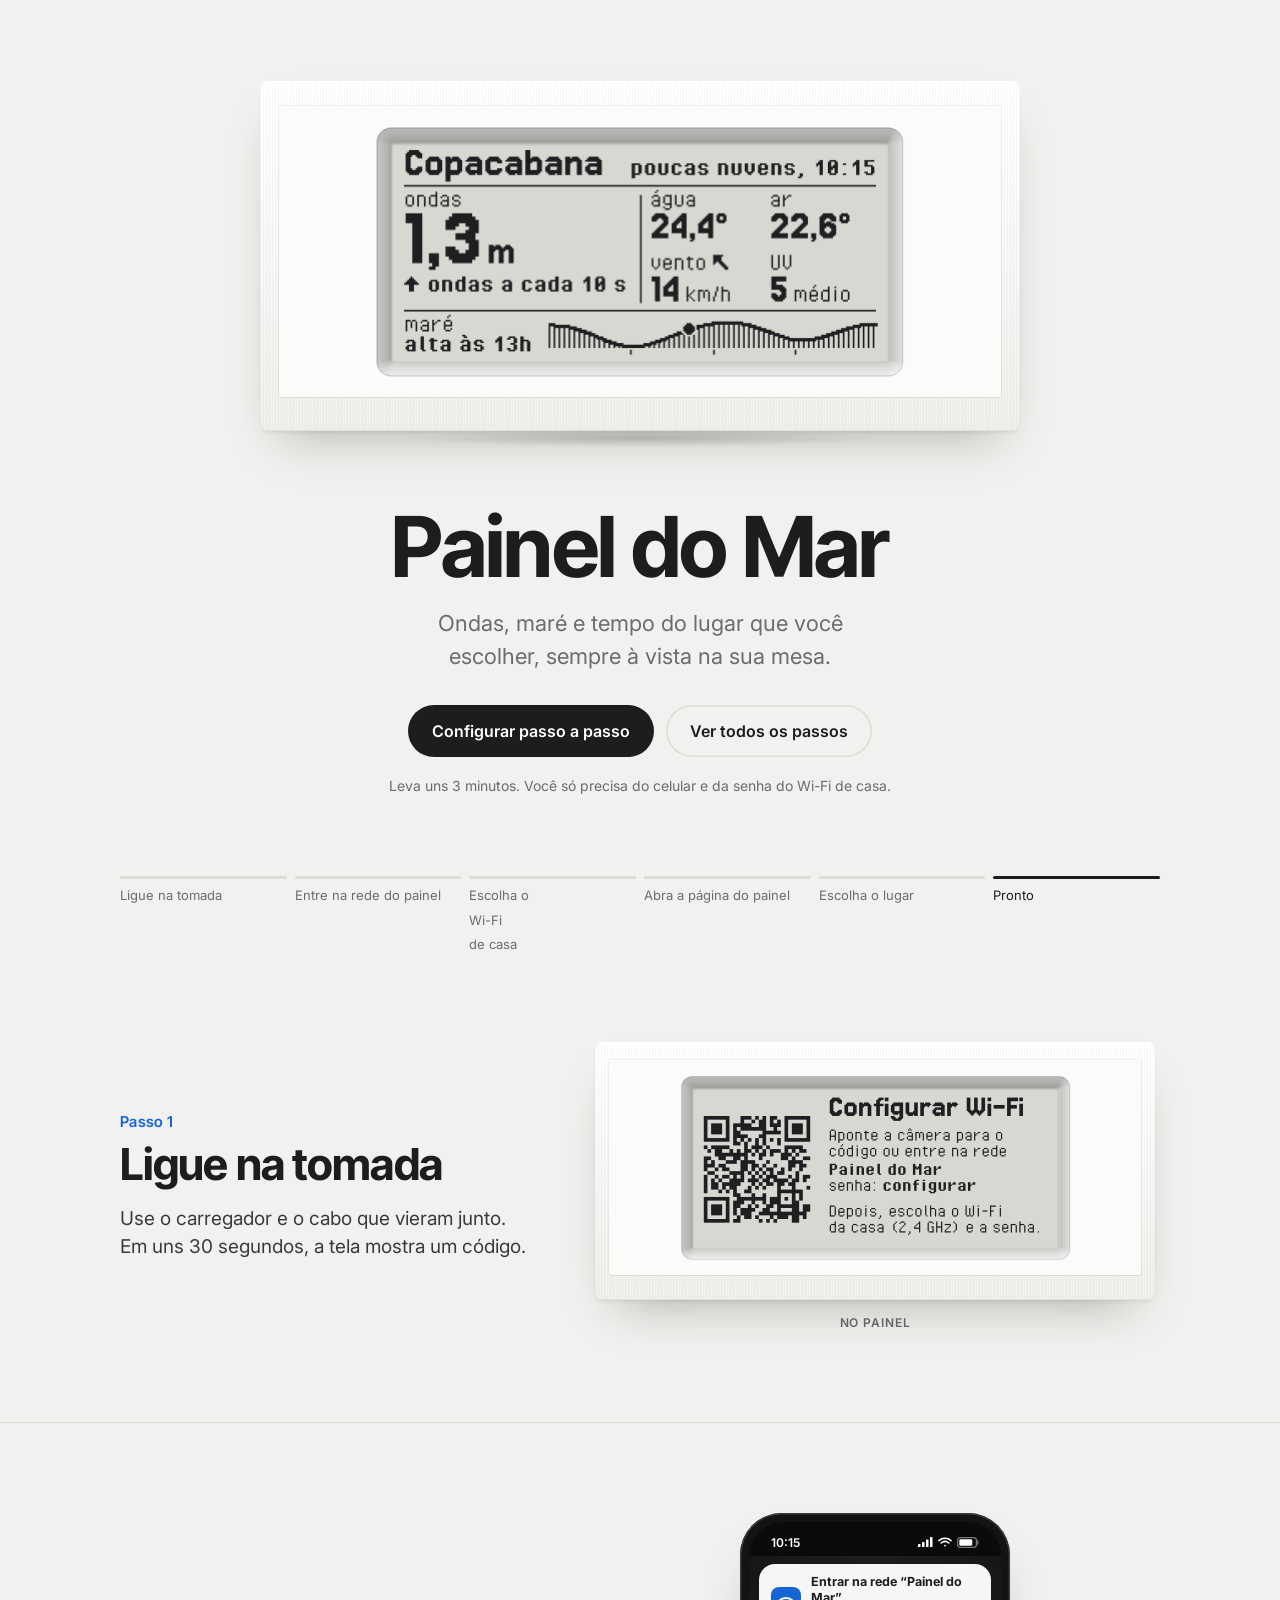
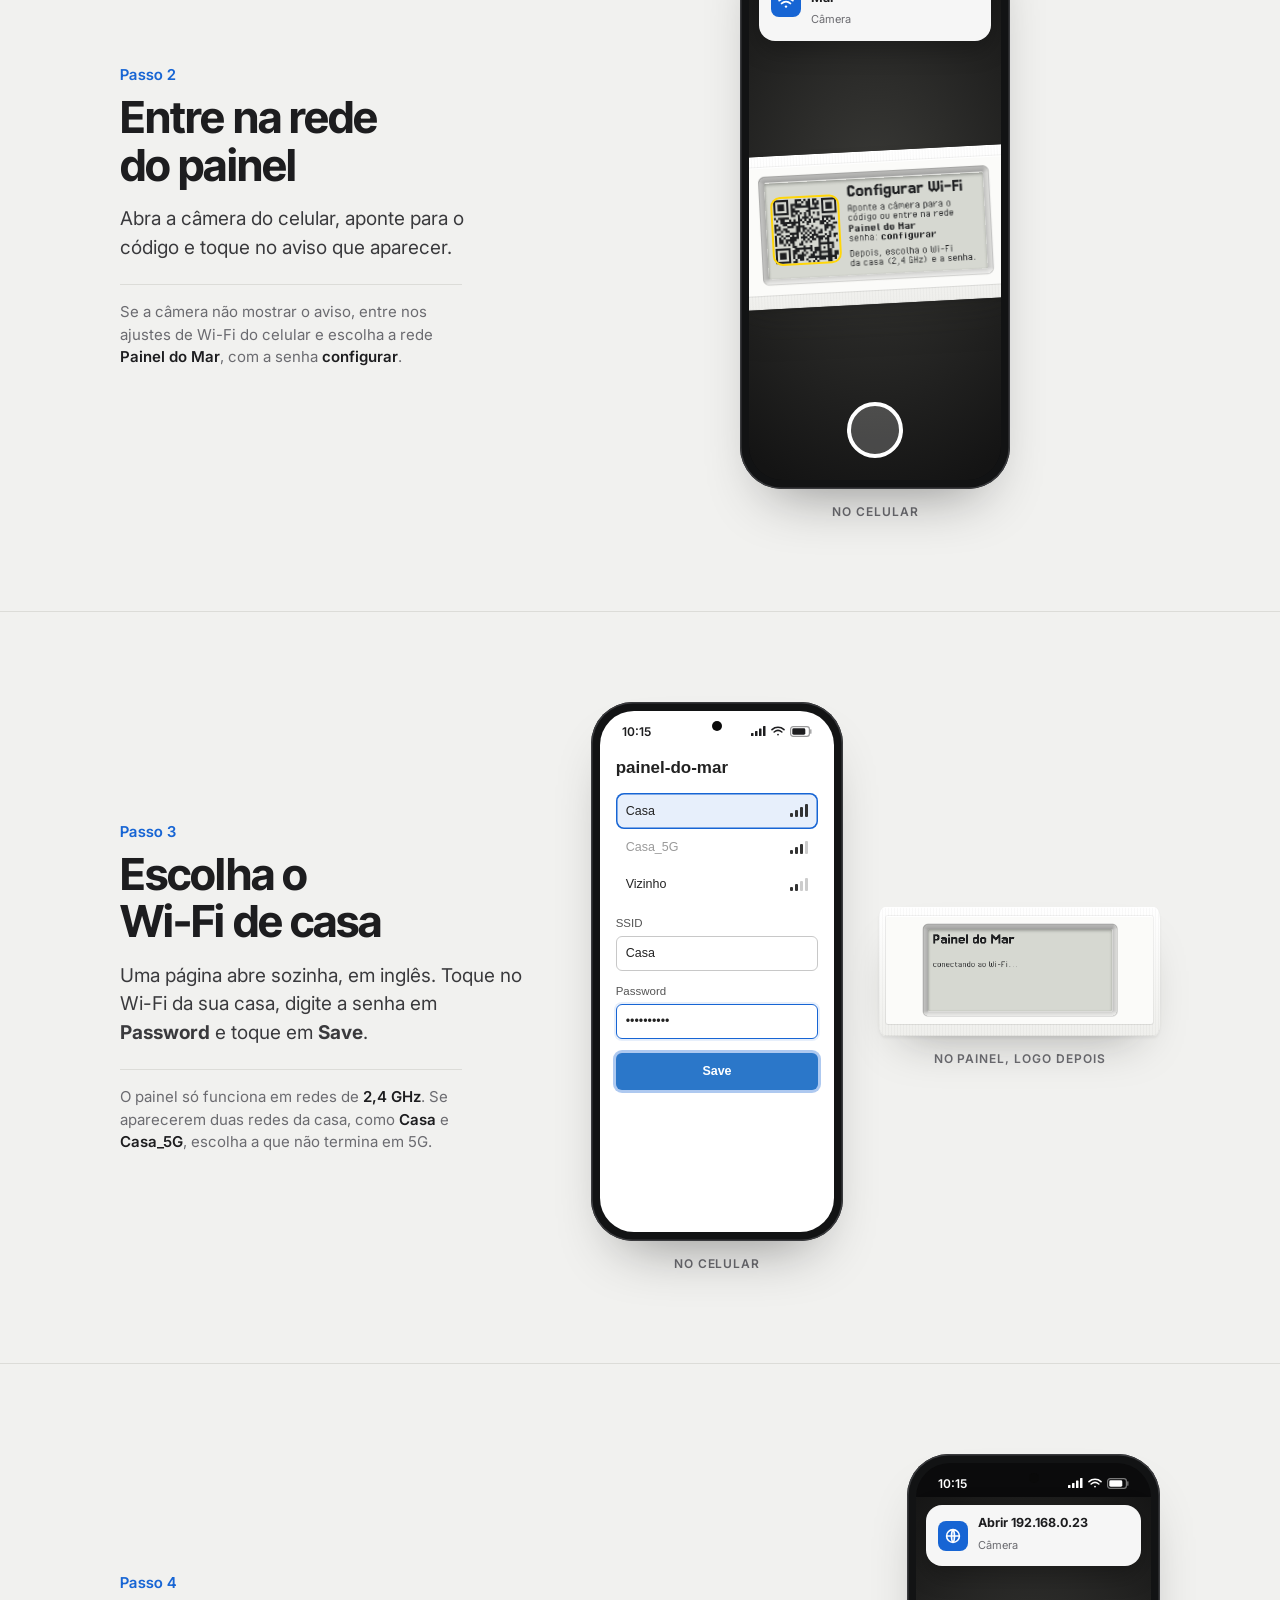
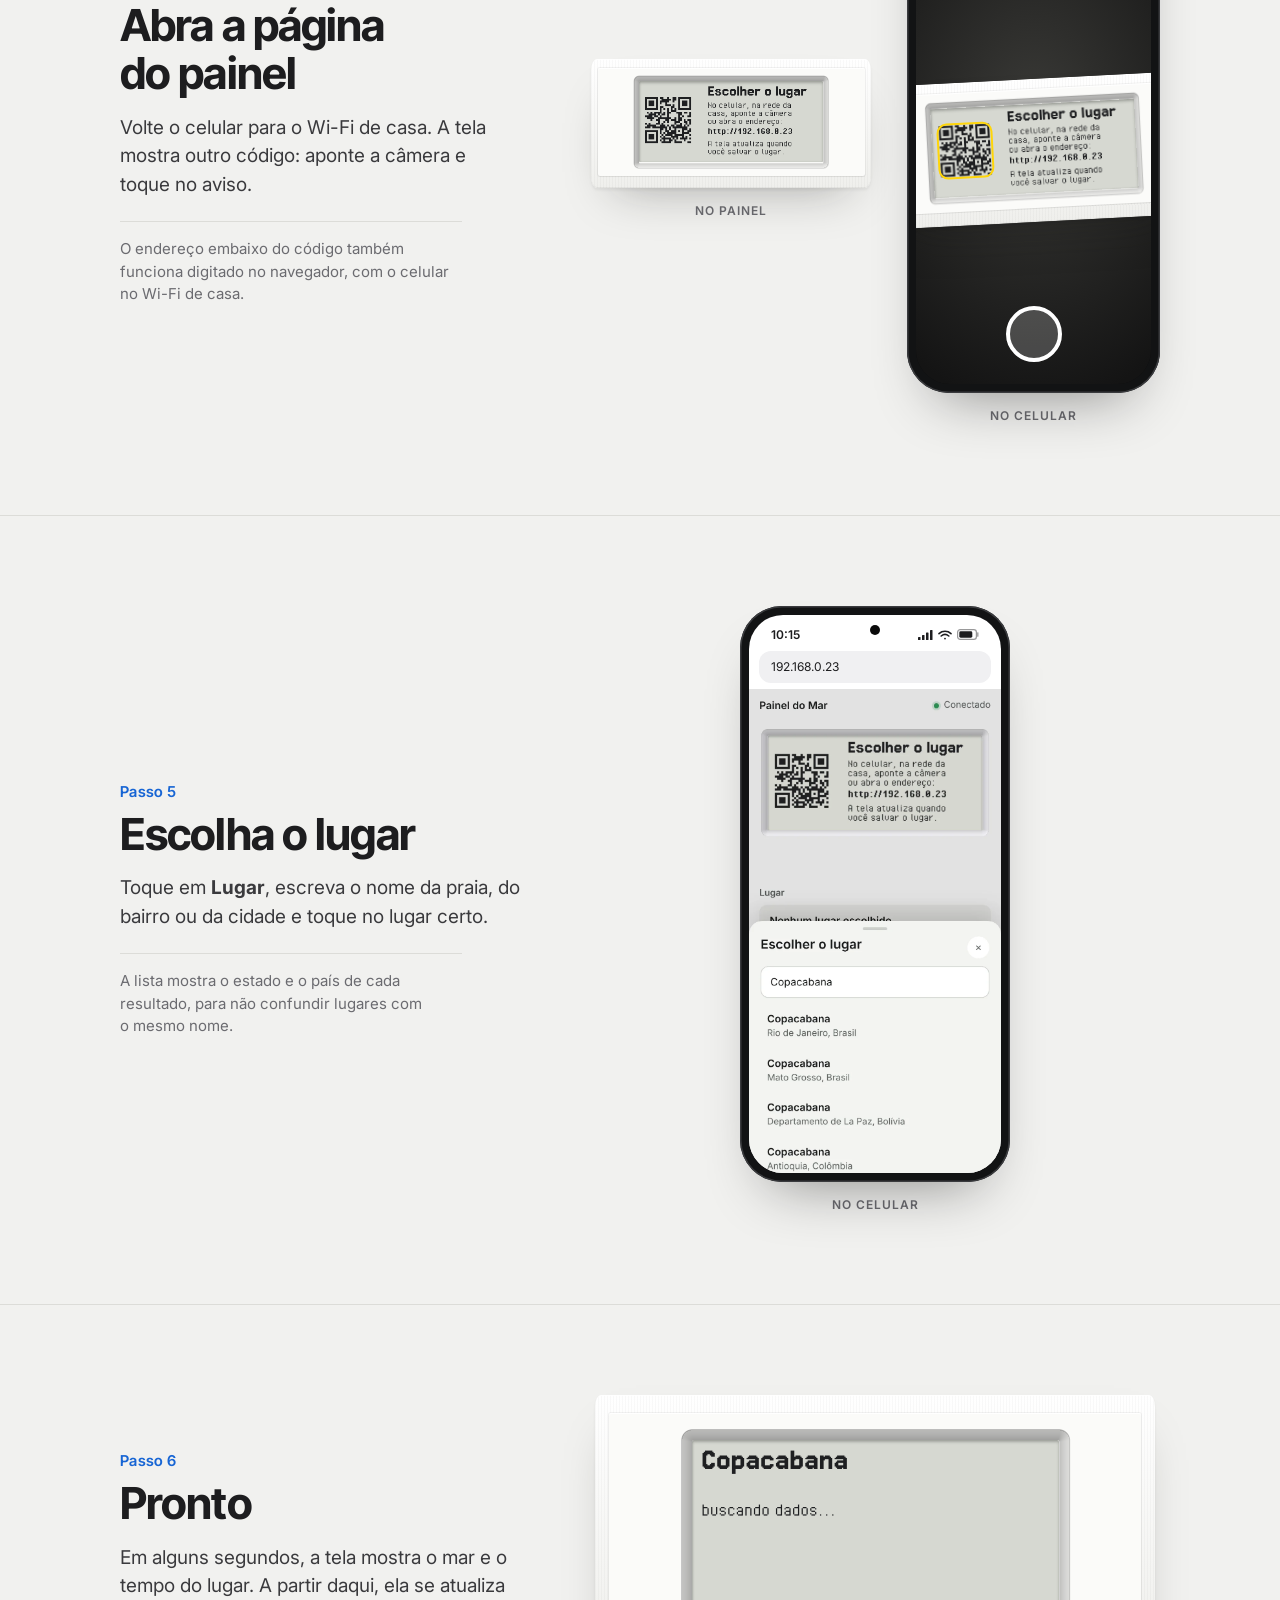
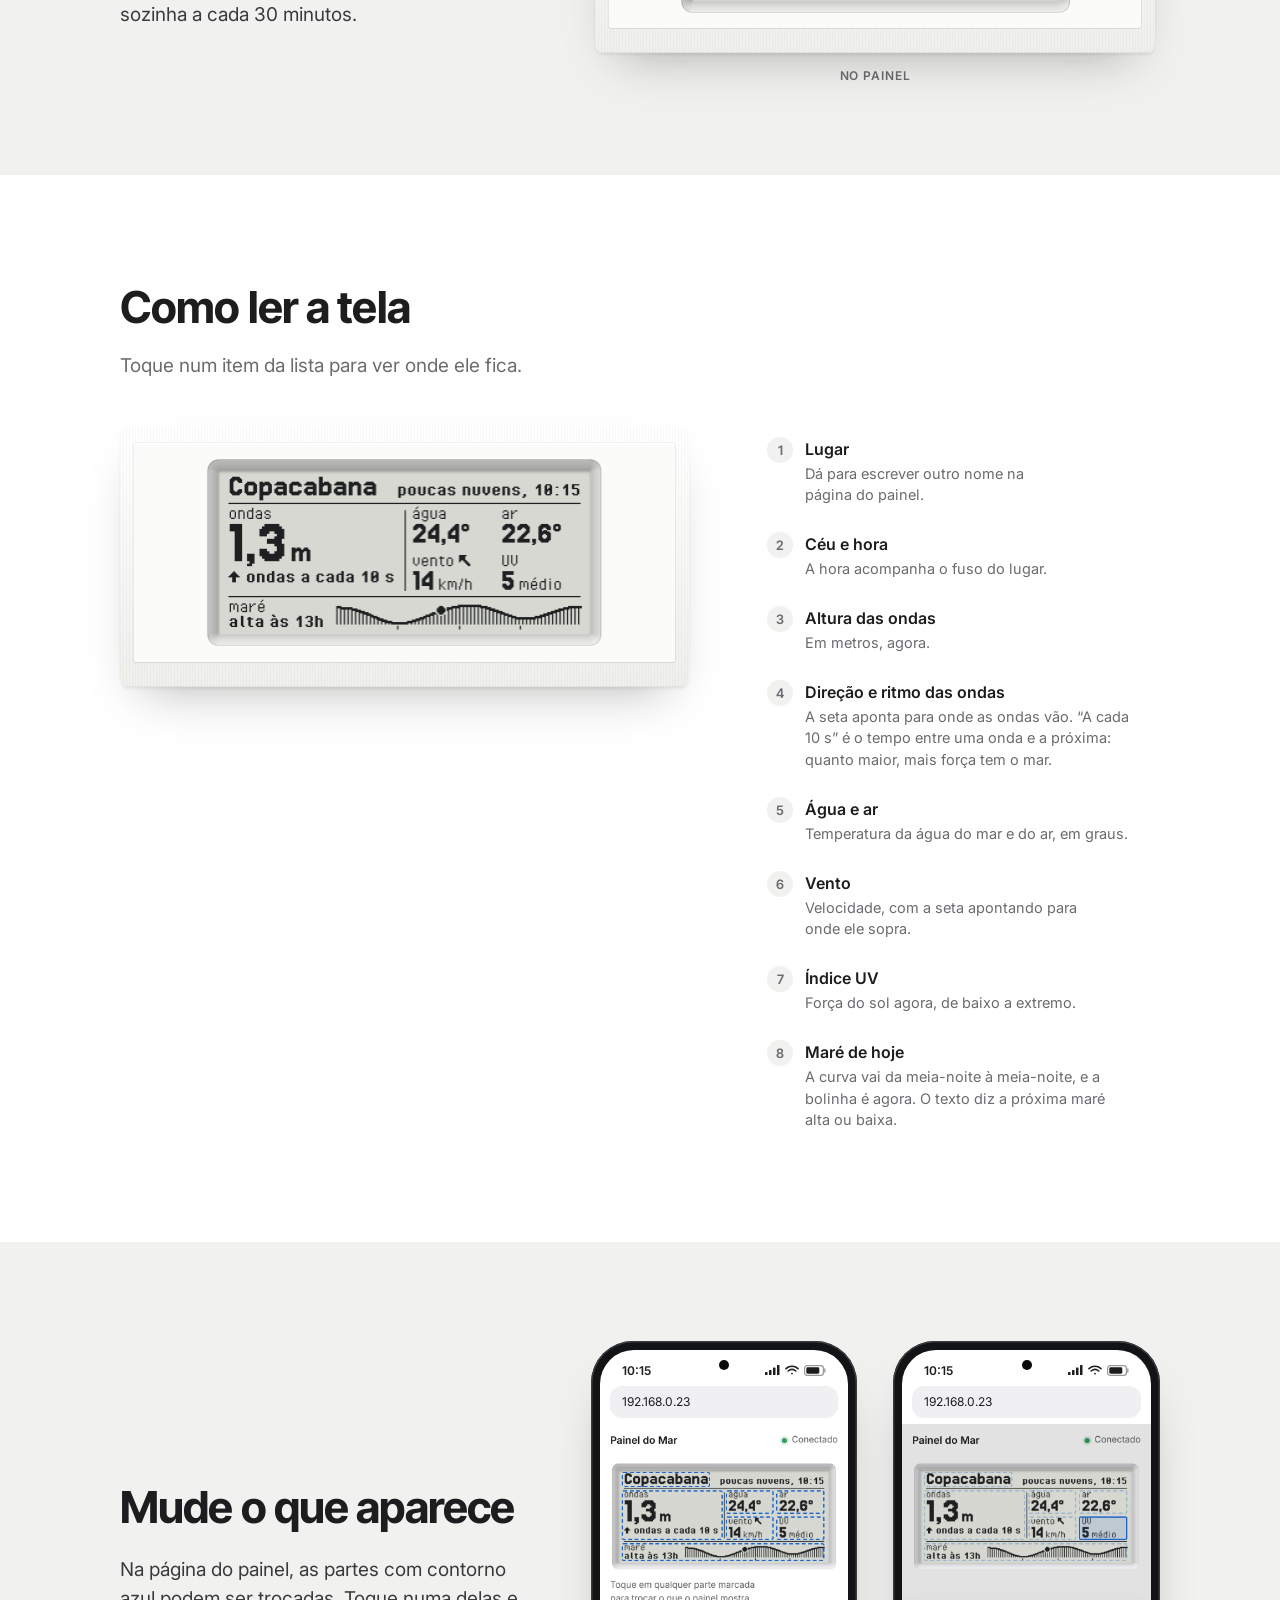
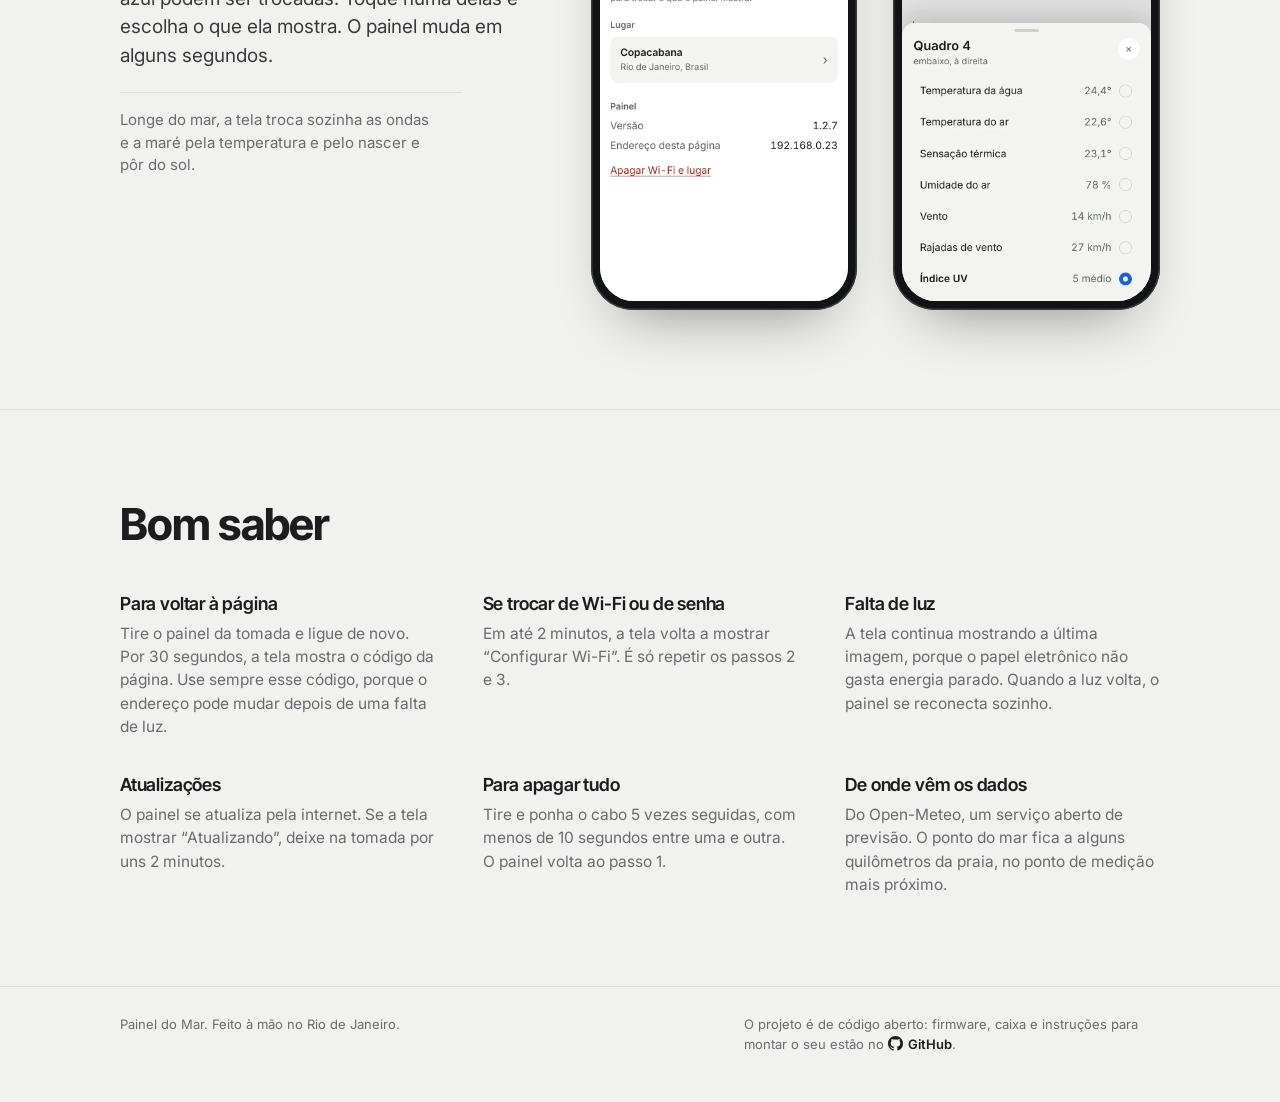
<file: docs/index.html>
<!doctype html>
<html lang="pt-BR">
<head>
<meta charset="utf-8">
<meta name="viewport" content="width=device-width, initial-scale=1, viewport-fit=cover">
<title>Painel do Mar</title>
<meta name="description" content="Como configurar o Painel do Mar: ligue na tomada, conecte no Wi-Fi pelo celular e escolha o lugar. Leva uns 3 minutos.">
<meta name="theme-color" content="#f1f1ef">
<meta property="og:type" content="website">
<meta property="og:url" content="https://paineldomar.com.br/">
<meta property="og:title" content="Painel do Mar">
<meta property="og:description" content="Como configurar o seu Painel do Mar, passo a passo. Leva uns 3 minutos.">
<meta property="og:image" content="https://paineldomar.com.br/og.png">
<meta property="og:image:width" content="1200">
<meta property="og:image:height" content="630">
<meta name="twitter:card" content="summary_large_image">
<link rel="icon" href="data:image/svg+xml,%3Csvg xmlns='http://www.w3.org/2000/svg' viewBox='0 0 64 64'%3E%3Crect x='2' y='14' width='60' height='36' rx='5' fill='%23f4f4f1' stroke='%23b9b9b4' stroke-width='2'/%3E%3Crect x='14' y='22' width='36' height='20' rx='2' fill='%23d6d8d1' stroke='%23999' stroke-width='1.5'/%3E%3Cpath d='M18 36c4-5 8 3 12-1s8 3 14-2' fill='none' stroke='%231e1f21' stroke-width='2.4' stroke-linecap='round'/%3E%3C/svg%3E">
<link rel="preconnect" href="https://fonts.googleapis.com">
<link rel="preconnect" href="https://fonts.gstatic.com" crossorigin>
<link rel="stylesheet" href="https://fonts.googleapis.com/css2?family=Inter+Tight:wght@500;600;700&family=Inter:wght@400;500;600&display=swap">
<style>
:root { padding-top: env(safe-area-inset-top, 0px); padding-bottom: env(safe-area-inset-bottom, 0px); }
/* Layout: manual de aparelho Braun. Um eixo, muito branco, o aparelho como protagonista,
   texto curto à esquerda e as ilustrações do painel e do celular à direita. Um único acento,
   o mesmo azul das partes marcadas na página do painel. */
:root {
  --bg: #f1f1ef;
  --surface: #ffffff;
  --ink: #1d1d1f;
  --muted: #6b6b70;
  --line: #dcdcd8;
  --accent: #1765d4;
  --accent-wash: rgba(23, 101, 212, .1);
  --paper: #d6d8d1;
  --tinta: #1e1f21;
  --plate: #fbfbf9;
  --phone: #121314;
  --display: "Inter Tight", "Helvetica Neue", Helvetica, Arial, sans-serif;
  --body: "Inter", "Helvetica Neue", Helvetica, Arial, sans-serif;
  --ease: cubic-bezier(.2, .7, .2, 1);
  color-scheme: light;
}
* { box-sizing: border-box; }
/* nada pode passar da largura da tela: no Chrome do Android, uma sobra de poucos pixels alarga a página
   e as barras fixas do passo a passo passam a ficar maiores que a tela, com o rodapé cortado */
html { scroll-behavior: smooth; overflow-x: clip; }
body {
  margin: 0; background: var(--bg); color: var(--ink); font-family: var(--body);
  font-size: 17px; line-height: 1.5; -webkit-font-smoothing: antialiased;
}
body::before { content: ""; position: fixed; inset: 0 0 auto; height: env(safe-area-inset-top, 0px); z-index: 30; background: var(--bg); }
.wrap { max-width: 1080px; margin: 0 auto; padding-left: max(20px, env(safe-area-inset-left, 0px)); padding-right: max(20px, env(safe-area-inset-right, 0px)); }
h1, h2, h3 { font-family: var(--display); margin: 0; text-wrap: balance; letter-spacing: -.02em; }
p, li { text-wrap: pretty; }
.nq { white-space: nowrap; }
p { margin: 0; }
button { font: inherit; }
:focus-visible { outline: 3px solid var(--accent); outline-offset: 3px; border-radius: 6px; }

/* ---------- abertura ---------- */
.abertura { padding-block: clamp(40px, 9vh, 96px) clamp(48px, 8vh, 88px); text-align: center; overflow: hidden; }
.abertura .palco { max-width: 760px; margin: 0 auto; }
.abertura h1 { font-size: clamp(44px, 8vw, 84px); font-weight: 700; line-height: 1; margin-top: clamp(36px, 6vh, 64px); }
.abertura .sub { font-size: clamp(18px, 2.2vw, 22px); color: var(--muted); max-width: 30ch; text-wrap: balance; margin: 18px auto 0; }
.acoes { display: flex; flex-wrap: wrap; gap: 12px; justify-content: center; margin-top: 32px; }
.btn { border: 0; border-radius: 999px; padding: 14px 24px; font-weight: 600; font-size: 16px; cursor: pointer; text-decoration: none; display: inline-flex; align-items: center; gap: 8px; transition: transform .2s var(--ease), background .2s; }
.btn:active { transform: scale(.97); }
.btn-forte { background: var(--ink); color: #fff; }
.btn-forte:hover { background: #000; }
.btn-leve { background: transparent; color: var(--ink); box-shadow: inset 0 0 0 1.5px var(--line); }
.btn-leve:hover { box-shadow: inset 0 0 0 1.5px var(--muted); }
.duracao { margin-top: 18px; font-size: 14px; color: var(--muted); }

@media (prefers-reduced-motion: no-preference) {
  .abertura .palco .painel { animation: surgir 1.4s var(--ease) both; }
  .abertura .sombra-chao { animation: sombra 1.4s var(--ease) both; }
  .abertura h1, .abertura .sub, .abertura .acoes, .abertura .duracao { animation: subir 1s var(--ease) both; }
  .abertura h1 { animation-delay: 1.9s; }
  .abertura .sub { animation-delay: 2.05s; }
  .abertura .acoes { animation-delay: 2.2s; }
  .abertura .duracao { animation-delay: 2.3s; }
  .revela { transition: opacity .9s var(--ease), transform .9s var(--ease); }
  .revela.fora { opacity: .001; transform: translateY(28px); }
}
@keyframes surgir { from { opacity: 0; transform: translateY(40px) scale(.96); } to { opacity: 1; transform: none; } }
@keyframes sombra { from { opacity: 0; transform: scaleX(.7); } to { opacity: 1; transform: none; } }
@keyframes subir { from { opacity: 0; transform: translateY(16px); } to { opacity: 1; transform: none; } }

/* ---------- o aparelho ---------- */
.painel { position: relative; width: 100%; }
.painel .corpo {
  position: relative; border-radius: 6px / 12px;
  background:
    repeating-linear-gradient(90deg, rgba(0,0,0,.022) 0 1px, transparent 1px 3px),
    linear-gradient(180deg, #ffffff, #efefec);
  box-shadow: 0 1px 0 rgba(255,255,255,.9) inset, 0 -1px 0 rgba(0,0,0,.05) inset, 0 2px 3px rgba(0,0,0,.06), 0 24px 48px -24px rgba(30,30,25,.35);
}
.painel .frente {
  position: absolute; background: var(--plate); border-radius: 2px;
  box-shadow: 0 0 0 1px rgba(0,0,0,.05), 0 1px 1px rgba(0,0,0,.04), inset 0 1px 0 #fff;
}
.painel canvas.chanfro { position: absolute; display: block; }
.painel .vidro { position: absolute; background: var(--paper); overflow: hidden; }
.painel .vidro::after { content: ""; position: absolute; inset: 0; pointer-events: none; box-shadow: inset 0 2px 3px rgba(30,32,30,.28), inset 1px 0 2px rgba(30,32,30,.12); }
.painel canvas.tela { display: block; width: 100%; height: 100%; }
.sombra-chao { height: 26px; margin: -6px 6% 0; background: radial-gradient(50% 50% at 50% 50%, rgba(0,0,0,.16), transparent 70%); }

/* ---------- celular ---------- */
.celular { width: 100%; max-width: 270px; aspect-ratio: 9 / 19.2; background: var(--phone); border-radius: 42px; padding: 9px; box-shadow: 0 0 0 1.5px #3a3b3e inset, 0 30px 60px -30px rgba(0,0,0,.45); position: relative; }
.celular .ecra { position: relative; width: 100%; height: 100%; border-radius: 34px; overflow: hidden; background: #fff; display: flex; flex-direction: column; }
.celular .ecra::before { content: ""; position: absolute; top: 10px; left: 50%; width: 10px; height: 10px; margin-left: -5px; border-radius: 50%; background: #0a0a0a; z-index: 4; }
.status { height: 34px; flex: none; display: flex; align-items: center; justify-content: space-between; padding: 6px 22px 0; font: 600 12px var(--body); color: var(--ink); position: relative; z-index: 3; }
.status svg { display: block; }
.escuro .status { color: #fff; }
.barra { flex: none; margin: 2px 10px 6px; padding: 7px 12px; background: #f0f0f2; border-radius: 12px; font-size: 12px; color: var(--ink); display: flex; gap: 6px; align-items: center; }
.barra small { color: var(--muted); font-size: 11px; }
.celular img.print { width: 100%; flex: 1; min-height: 0; object-fit: cover; object-position: top; display: block; }

/* câmera */
.escuro { background: #0b0b0c !important; }
.camera { flex: 1; position: relative; display: grid; place-items: center; background: radial-gradient(120% 80% at 50% 45%, #3a3a37, #141414 75%); }
.camera .painel { width: 132%; transform: rotate(-3deg) translateY(10px); }
.mira { position: absolute; border: 2.5px solid #ffd60a; border-radius: 10px; }
.aviso { position: absolute; left: 10px; right: 10px; top: 42px; background: rgba(255,255,255,.96); border-radius: 16px; padding: 10px 12px; display: flex; gap: 10px; align-items: center; box-shadow: 0 8px 24px rgba(0,0,0,.25); z-index: 5; }
.aviso .ic { width: 30px; height: 30px; border-radius: 8px; background: var(--accent); display: grid; place-items: center; flex: none; }
.aviso b { display: block; font-size: 12.5px; line-height: 1.25; color: var(--ink); }
.aviso span { font-size: 11px; color: var(--muted); }
.disparador { position: absolute; bottom: 22px; left: 50%; width: 56px; height: 56px; margin-left: -28px; border-radius: 50%; border: 4px solid #fff; background: rgba(255,255,255,.2); }
@media (prefers-reduced-motion: no-preference) {
  .visivel .aviso { animation: avisar .7s .5s var(--ease) both; }
}
@keyframes avisar { from { opacity: 0; transform: translateY(-18px); } to { opacity: 1; transform: none; } }

/* portal de Wi-Fi do ESPHome, em inglês, como a pessoa vai ver */
.portal { flex: 1; padding: 6px 16px; font-family: -apple-system, "Segoe UI", Roboto, sans-serif; font-size: 12.5px; color: #222; overflow: hidden; }
.portal h4 { margin: 4px 0 12px; font-size: 17px; font-weight: 600; }
.portal .rede { display: flex; justify-content: space-between; align-items: center; padding: 9px 10px; border-radius: 8px; }
.portal .rede.toque { background: var(--accent-wash); box-shadow: inset 0 0 0 1.5px var(--accent); }
.portal .rede .sinal { display: flex; gap: 2px; align-items: flex-end; }
.portal .rede .sinal i { width: 3px; background: #333; border-radius: 1px; }
.portal .rede .sinal i.f { background: #ccc; }
.portal label { display: block; margin: 12px 0 4px; font-size: 11.5px; color: #555; }
.portal .campo { border: 1px solid #c8c8c8; border-radius: 6px; padding: 7px 9px; font-size: 12.5px; }
.portal .campo.ativo { border-color: var(--accent); box-shadow: 0 0 0 2px var(--accent-wash); }
.portal .salvar { margin-top: 14px; background: #2b77c9; color: #fff; text-align: center; padding: 9px; border-radius: 6px; font-weight: 600; }
.portal .salvar.toque { box-shadow: 0 0 0 3px rgba(23,101,212,.35); }
.portal .rede-5g { color: #9a9a9a; }

/* ---------- passos ---------- */
.indice { padding-block: 8px 0; }
.indice ol { list-style: none; margin: 0; padding: 0; display: grid; grid-template-columns: repeat(6, 1fr); gap: 8px; }
.indice a { display: grid; gap: 8px; text-decoration: none; color: var(--muted); font-size: 13px; line-height: 1.25; }
.indice a::before { content: ""; height: 3px; border-radius: 2px; background: var(--line); transition: background .3s; }
.indice a.atual { color: var(--ink); }
.indice a.atual::before { background: var(--ink); }
@media (max-width: 720px) { .indice { display: none; } }

.passo { padding-block: clamp(56px, 10vh, 112px); border-top: 1px solid var(--line); }
.passo:first-of-type { border-top: 0; }
.passo .grade { display: grid; grid-template-columns: minmax(0, 5fr) minmax(0, 7fr); gap: clamp(28px, 5vw, 72px); align-items: center; }
.passo .num { font: 600 15px var(--display); color: var(--accent); letter-spacing: .02em; }
.passo h2 { font-size: clamp(30px, 4vw, 44px); font-weight: 700; line-height: 1.08; margin-top: 10px; }
.passo .texto p.l { font-size: 19px; color: #3a3a3d; margin-top: 16px; max-width: 34ch; }
.nota { margin-top: 22px; padding-top: 16px; border-top: 1px solid var(--line); font-size: 15px; color: var(--muted); max-width: 38ch; }
.nota b { color: var(--ink); font-weight: 600; }
.ilustra { display: flex; gap: clamp(16px, 3vw, 36px); align-items: flex-end; justify-content: center; }
.ilustra figure { margin: 0; display: grid; gap: 14px; justify-items: center; min-width: 0; }
.ilustra figure.so-painel { flex: 1 1 auto; width: 100%; max-width: 560px; }
.ilustra figure.com-cel { flex: 0 1 270px; }
.ilustra figure.painel-lado { flex: 1 1 300px; max-width: 420px; align-self: center; }
.ilustra figcaption { font-size: 12px; font-weight: 600; letter-spacing: .08em; text-transform: uppercase; color: var(--muted); }
.nw { white-space: nowrap; }
code.v { font-family: var(--body); font-weight: 600; background: rgba(0,0,0,.05); padding: 1px 6px; border-radius: 5px; font-size: .95em; white-space: nowrap; }
@media (max-width: 820px) {
  .passo .grade { grid-template-columns: 1fr; }
  .ilustra { flex-wrap: wrap; }
  .ilustra figure.painel-lado { flex-basis: 100%; }
}

/* ---------- como ler ---------- */
.ler { padding-block: clamp(64px, 11vh, 120px); background: var(--surface); }
.ler h2, .mudar h2, .saber h2 { font-size: clamp(30px, 4vw, 44px); font-weight: 700; }
.ler .intro { color: var(--muted); font-size: 19px; margin-top: 12px; max-width: 40ch; }
.ler .grade { display: grid; grid-template-columns: minmax(0, 7fr) minmax(0, 5fr); gap: clamp(28px, 5vw, 64px); align-items: start; margin-top: 44px; }
.ler .alvo { position: sticky; top: calc(32px + env(safe-area-inset-top, 0px)); }
.realce { position: absolute; border: 2px solid var(--accent); background: var(--accent-wash); border-radius: 4px; opacity: 0; transition: opacity .25s, left .35s var(--ease), top .35s var(--ease), width .35s var(--ease), height .35s var(--ease); pointer-events: none; }
.realce.on { opacity: 1; }
.legenda { list-style: none; margin: 0; padding: 0; display: grid; gap: 2px; counter-reset: l; }
.legenda li { counter-increment: l; }
.legenda button { width: 100%; text-align: left; background: none; border: 0; padding: 12px 14px; border-radius: 12px; cursor: pointer; display: grid; grid-template-columns: 26px 1fr; gap: 12px; color: var(--ink); transition: background .2s; }
.legenda button::before { content: counter(l); width: 26px; height: 26px; border-radius: 50%; background: var(--bg); display: grid; place-items: center; font: 600 13px var(--display); color: var(--muted); transition: background .2s, color .2s; }
.legenda button:hover, .legenda button.on { background: var(--bg); }
.legenda button.on::before { background: var(--accent); color: #fff; }
.legenda b { display: block; font-weight: 600; font-size: 16px; }
.legenda span { display: block; font-size: 14.5px; color: var(--muted); margin-top: 2px; }
@media (max-width: 820px) { .ler .grade { grid-template-columns: 1fr; } .ler .alvo { top: calc(12px + env(safe-area-inset-top, 0px)); z-index: 2; background: var(--surface); padding-block: 8px; } }

/* ---------- mudar ---------- */
.mudar { padding-block: clamp(64px, 11vh, 120px); }
.mudar .grade { display: grid; grid-template-columns: minmax(0, 5fr) minmax(0, 7fr); gap: clamp(28px, 5vw, 72px); align-items: center; }
.mudar p.l { font-size: 19px; color: #3a3a3d; margin-top: 16px; max-width: 34ch; }
@media (max-width: 820px) { .mudar .grade { grid-template-columns: 1fr; } }

/* ---------- bom saber ---------- */
.saber { padding-block: clamp(56px, 9vh, 104px) clamp(64px, 10vh, 120px); border-top: 1px solid var(--line); }
.saber dl { margin: 36px 0 0; display: grid; grid-template-columns: repeat(auto-fit, minmax(260px, 1fr)); gap: 36px 48px; }
.saber dt { font: 600 18px var(--display); letter-spacing: -.01em; }
.saber dd { margin: 8px 0 0; color: var(--muted); font-size: 15.5px; max-width: 40ch; }
footer { padding-block: 28px 48px; border-top: 1px solid var(--line); font-size: 13px; color: var(--muted); }
footer .wrap { display: flex; flex-wrap: wrap; justify-content: space-between; gap: 8px 24px; }
footer span:last-child { max-width: 52ch; }
footer a { color: var(--ink); font-weight: 600; text-decoration: none; white-space: nowrap; }
footer a svg { vertical-align: -2px; margin-right: 5px; }
footer a:hover { color: var(--accent); }

/* ---------- modo passo a passo ---------- */
.topo-passo, .rodape-passo { display: none; }
body.modo-passo .abertura, body.modo-passo .indice, body.modo-passo .ler, body.modo-passo .mudar, body.modo-passo .saber, body.modo-passo footer { display: none; }
body.modo-passo .passo { display: none; overflow-x: clip; border-top: 0; min-height: 100dvh; padding-block: calc(76px + env(safe-area-inset-top, 0px)) calc(110px + env(safe-area-inset-bottom, 0px)); align-content: center; }
body.modo-passo .passo.ativo { display: grid; }
@media (prefers-reduced-motion: no-preference) {
  body.modo-passo .passo.ativo .grade { animation: entrar .5s var(--ease) both; }
}
@keyframes entrar { from { opacity: 0; transform: translateX(var(--dx, 24px)); } to { opacity: 1; transform: none; } }
body.modo-passo .topo-passo { display: flex; position: fixed; top: 0; left: 0; right: 0; z-index: 20; background: rgba(241,241,239,.86); backdrop-filter: blur(16px); -webkit-backdrop-filter: blur(16px); padding: calc(12px + env(safe-area-inset-top, 0px)) max(20px, env(safe-area-inset-right, 0px)) 12px max(20px, env(safe-area-inset-left, 0px)); align-items: center; gap: 16px; }
.topo-passo .trilho { flex: 1; display: grid; grid-template-columns: repeat(6, 1fr); gap: 6px; }
.topo-passo .trilho i { height: 3px; border-radius: 2px; background: var(--line); transition: background .3s; }
.topo-passo .trilho i.feito { background: var(--ink); }
.topo-passo .fechar { width: 36px; height: 36px; border-radius: 50%; border: 0; background: rgba(0,0,0,.06); cursor: pointer; display: grid; place-items: center; flex: none; }
body.modo-passo .rodape-passo { display: flex; position: fixed; bottom: 0; left: 0; right: 0; z-index: 20; background: rgba(241,241,239,.9); backdrop-filter: blur(16px); -webkit-backdrop-filter: blur(16px); padding: 14px max(20px, env(safe-area-inset-right, 0px)) calc(14px + env(safe-area-inset-bottom, 0px)) max(20px, env(safe-area-inset-left, 0px)); justify-content: space-between; align-items: center; border-top: 1px solid var(--line); }
.rodape-passo .contador { font-size: 14px; color: var(--muted); }
.rodape-passo .btn[disabled] { opacity: .35; pointer-events: none; }
</style>

</head>
<body>
<main>
  <header class="abertura">
    <div class="wrap">
      <div class="palco">
        <div class="painel" data-tela="branco" data-abertura role="img" aria-label="O Painel do Mar, com a tela mostrando ondas, água, ar, vento, UV e a maré de Copacabana"></div>
        <div class="sombra-chao" aria-hidden="true"></div>
      </div>
      <h1>Painel do Mar</h1>
      <p class="sub">Ondas, maré e tempo do lugar que você escolher, sempre à vista na sua&nbsp;mesa.</p>
      <div class="acoes">
        <button class="btn btn-forte" type="button" id="comecar">Configurar passo a passo</button>
        <a class="btn btn-leve" href="#passo-1">Ver todos os passos</a>
      </div>
      <p class="duracao">Leva uns 3 minutos. Você só precisa do celular e da senha do <span class="nq">Wi-Fi</span> de&nbsp;casa.</p>
    </div>
  </header>

  <nav class="indice wrap" aria-label="Passos">
    <ol>
      <li><a href="#passo-1">Ligue na tomada</a></li>
      <li><a href="#passo-2">Entre na rede do painel</a></li>
      <li><a href="#passo-3">Escolha o <span class="nq">Wi-Fi</span> de casa</a></li>
      <li><a href="#passo-4">Abra a página do painel</a></li>
      <li><a href="#passo-5">Escolha o lugar</a></li>
      <li><a href="#passo-6">Pronto</a></li>
    </ol>
  </nav>

  <div class="topo-passo">
    <div class="trilho" aria-hidden="true"><i></i><i></i><i></i><i></i><i></i><i></i></div>
    <button class="fechar" type="button" id="sair" aria-label="Fechar o passo a passo"><svg width="14" height="14" viewBox="0 0 14 14"><path d="M2 2l10 10M12 2L2 12" stroke="#1d1d1f" stroke-width="1.8" stroke-linecap="round"/></svg></button>
  </div>

  <section class="passo" id="passo-1" data-passo="1">
    <div class="wrap grade">
      <div class="texto revela">
        <p class="num">Passo&nbsp;1</p>
        <h2>Ligue na tomada</h2>
        <p class="l">Use o carregador e o cabo que vieram junto. Em uns 30 segundos, a tela mostra um&nbsp;código.</p>
      </div>
      <div class="ilustra revela">
        <figure class="so-painel">
          <div class="painel" data-tela="wifi" data-ao-ver role="img" aria-label="A tela do painel mostra Configurar Wi-Fi, um código QR, a rede Painel do Mar e a senha configurar"></div>
          <figcaption>No painel</figcaption>
        </figure>
      </div>
    </div>
  </section>

  <section class="passo" id="passo-2" data-passo="2">
    <div class="wrap grade">
      <div class="texto revela">
        <p class="num">Passo&nbsp;2</p>
        <h2>Entre na rede do painel</h2>
        <p class="l">Abra a câmera do celular, aponte para o código e toque no aviso que&nbsp;aparecer.</p>
        <p class="nota">Se a câmera não mostrar o aviso, entre nos ajustes de <span class="nq">Wi-Fi</span> do celular e escolha a rede <b>Painel do Mar</b>, com a senha <b>configurar</b>.</p>
      </div>
      <div class="ilustra revela">
        <figure class="com-cel">
          <div class="celular"><div class="ecra escuro">
            <div class="status"><span>10:15</span><span style="display:flex;gap:5px;align-items:center"><svg width="15" height="10" viewBox="0 0 15 10" fill="currentColor"><rect x="0" y="7" width="2.5" height="3" rx=".6"/><rect x="4" y="5" width="2.5" height="5" rx=".6"/><rect x="8" y="2.5" width="2.5" height="7.5" rx=".6"/><rect x="12" y="0" width="2.5" height="10" rx=".6"/></svg><svg width="14" height="10" viewBox="0 0 14 10" fill="none" stroke="currentColor" stroke-width="1.6" stroke-linecap="round"><path d="M1 3.6a9 9 0 0 1 12 0M3.2 6a6 6 0 0 1 7.6 0"/><circle cx="7" cy="8.6" r=".9" fill="currentColor" stroke="none"/></svg><svg width="22" height="11" viewBox="0 0 22 11" fill="none"><rect x=".6" y=".6" width="18.8" height="9.8" rx="2.6" stroke="currentColor" stroke-opacity=".45" stroke-width="1.2"/><rect x="2.3" y="2.3" width="13" height="6.4" rx="1.4" fill="currentColor"/><path d="M20.8 3.8v3.4" stroke="currentColor" stroke-opacity=".45" stroke-width="1.3" stroke-linecap="round"/></svg></span></div>
            <div class="aviso"><span class="ic"><svg width="16" height="13" viewBox="0 0 16 13" fill="none" stroke="#fff" stroke-width="1.9" stroke-linecap="round"><path d="M1.2 4.6a10 10 0 0 1 13.6 0M3.7 7.4a6.4 6.4 0 0 1 8.6 0"/><circle cx="8" cy="10.6" r="1.2" fill="#fff" stroke="none"/></svg></span><div><b>Entrar na rede “Painel do Mar”</b><span>Câmera</span></div></div>
            <div class="camera">
              <div class="painel" data-tela="wifi" aria-hidden="true"></div>
            </div>
            <div class="disparador"></div>
          </div></div>
          <figcaption>No celular</figcaption>
        </figure>
      </div>
    </div>
  </section>

  <section class="passo" id="passo-3" data-passo="3">
    <div class="wrap grade">
      <div class="texto revela">
        <p class="num">Passo&nbsp;3</p>
        <h2>Escolha o <span class="nw"><span class="nq">Wi-Fi</span></span> de casa</h2>
        <p class="l">Uma página abre sozinha, em inglês. Toque no <span class="nq">Wi-Fi</span> da sua casa, digite a senha em <b>Password</b> e toque em <b>Save</b>.</p>
        <p class="nota">O painel só funciona em redes de <b>2,4 GHz</b>. Se aparecerem duas redes da casa, como <b>Casa</b> e <b>Casa_5G</b>, escolha a que não termina em&nbsp;5G.</p>
      </div>
      <div class="ilustra revela">
        <figure class="com-cel">
          <div class="celular"><div class="ecra">
            <div class="status"><span>10:15</span><span style="display:flex;gap:5px;align-items:center"><svg width="15" height="10" viewBox="0 0 15 10" fill="currentColor"><rect x="0" y="7" width="2.5" height="3" rx=".6"/><rect x="4" y="5" width="2.5" height="5" rx=".6"/><rect x="8" y="2.5" width="2.5" height="7.5" rx=".6"/><rect x="12" y="0" width="2.5" height="10" rx=".6"/></svg><svg width="14" height="10" viewBox="0 0 14 10" fill="none" stroke="currentColor" stroke-width="1.6" stroke-linecap="round"><path d="M1 3.6a9 9 0 0 1 12 0M3.2 6a6 6 0 0 1 7.6 0"/><circle cx="7" cy="8.6" r=".9" fill="currentColor" stroke="none"/></svg><svg width="22" height="11" viewBox="0 0 22 11" fill="none"><rect x=".6" y=".6" width="18.8" height="9.8" rx="2.6" stroke="currentColor" stroke-opacity=".45" stroke-width="1.2"/><rect x="2.3" y="2.3" width="13" height="6.4" rx="1.4" fill="currentColor"/><path d="M20.8 3.8v3.4" stroke="currentColor" stroke-opacity=".45" stroke-width="1.3" stroke-linecap="round"/></svg></span></div>
            <div class="portal">
              <h4>painel-do-mar</h4>
              <div class="rede toque"><span>Casa</span><span class="sinal" aria-hidden="true"><i style="height:4px"></i><i style="height:7px"></i><i style="height:10px"></i><i style="height:13px"></i></span></div>
              <div class="rede rede-5g"><span>Casa_5G</span><span class="sinal" aria-hidden="true"><i style="height:4px"></i><i style="height:7px"></i><i style="height:10px"></i><i class="f" style="height:13px"></i></span></div>
              <div class="rede"><span>Vizinho</span><span class="sinal" aria-hidden="true"><i style="height:4px"></i><i style="height:7px"></i><i class="f" style="height:10px"></i><i class="f" style="height:13px"></i></span></div>
              <label>SSID</label><div class="campo">Casa</div>
              <label>Password</label><div class="campo ativo">••••••••••</div>
              <div class="salvar toque">Save</div>
            </div>
          </div></div>
          <figcaption>No celular</figcaption>
        </figure>
        <figure class="painel-lado">
          <div class="painel" data-tela="conectando" data-ao-ver role="img" aria-label="A tela do painel mostra conectando ao Wi-Fi"></div>
          <figcaption>No painel, logo depois</figcaption>
        </figure>
      </div>
    </div>
  </section>

  <section class="passo" id="passo-4" data-passo="4">
    <div class="wrap grade">
      <div class="texto revela">
        <p class="num">Passo&nbsp;4</p>
        <h2>Abra a página do painel</h2>
        <p class="l">Volte o celular para o <span class="nq">Wi-Fi</span> de casa. A tela mostra outro código: aponte a câmera e toque no&nbsp;aviso.</p>
        <p class="nota">O endereço embaixo do código também funciona digitado no navegador, com o celular no <span class="nq">Wi-Fi</span> de&nbsp;casa.</p>
      </div>
      <div class="ilustra revela">
        <figure class="painel-lado">
          <div class="painel" data-tela="lugar" data-ao-ver role="img" aria-label="A tela do painel mostra Escolher o lugar, um código QR e o endereço http://192.168.0.23"></div>
          <figcaption>No painel</figcaption>
        </figure>
        <figure class="com-cel">
          <div class="celular"><div class="ecra escuro">
            <div class="status"><span>10:15</span><span style="display:flex;gap:5px;align-items:center"><svg width="15" height="10" viewBox="0 0 15 10" fill="currentColor"><rect x="0" y="7" width="2.5" height="3" rx=".6"/><rect x="4" y="5" width="2.5" height="5" rx=".6"/><rect x="8" y="2.5" width="2.5" height="7.5" rx=".6"/><rect x="12" y="0" width="2.5" height="10" rx=".6"/></svg><svg width="14" height="10" viewBox="0 0 14 10" fill="none" stroke="currentColor" stroke-width="1.6" stroke-linecap="round"><path d="M1 3.6a9 9 0 0 1 12 0M3.2 6a6 6 0 0 1 7.6 0"/><circle cx="7" cy="8.6" r=".9" fill="currentColor" stroke="none"/></svg><svg width="22" height="11" viewBox="0 0 22 11" fill="none"><rect x=".6" y=".6" width="18.8" height="9.8" rx="2.6" stroke="currentColor" stroke-opacity=".45" stroke-width="1.2"/><rect x="2.3" y="2.3" width="13" height="6.4" rx="1.4" fill="currentColor"/><path d="M20.8 3.8v3.4" stroke="currentColor" stroke-opacity=".45" stroke-width="1.3" stroke-linecap="round"/></svg></span></div>
            <div class="aviso"><span class="ic"><svg width="16" height="16" viewBox="0 0 16 16" fill="none" stroke="#fff" stroke-width="1.6"><circle cx="8" cy="8" r="6.4"/><path d="M1.8 8h12.4M8 1.6c2 2.2 2 10.6 0 12.8M8 1.6c-2 2.2-2 10.6 0 12.8"/></svg></span><div><b>Abrir 192.168.0.23</b><span>Câmera</span></div></div>
            <div class="camera">
              <div class="painel" data-tela="lugar" aria-hidden="true"></div>
            </div>
            <div class="disparador"></div>
          </div></div>
          <figcaption>No celular</figcaption>
        </figure>
      </div>
    </div>
  </section>

  <section class="passo" id="passo-5" data-passo="5">
    <div class="wrap grade">
      <div class="texto revela">
        <p class="num">Passo&nbsp;5</p>
        <h2>Escolha o lugar</h2>
        <p class="l">Toque em <b>Lugar</b>, escreva o nome da praia, do bairro ou da cidade e toque no lugar&nbsp;certo.</p>
        <p class="nota">A lista mostra o estado e o país de cada resultado, para não confundir lugares com o mesmo&nbsp;nome.</p>
      </div>
      <div class="ilustra revela">
        <figure class="com-cel">
          <div class="celular"><div class="ecra">
            <div class="status"><span>10:15</span><span style="display:flex;gap:5px;align-items:center"><svg width="15" height="10" viewBox="0 0 15 10" fill="currentColor"><rect x="0" y="7" width="2.5" height="3" rx=".6"/><rect x="4" y="5" width="2.5" height="5" rx=".6"/><rect x="8" y="2.5" width="2.5" height="7.5" rx=".6"/><rect x="12" y="0" width="2.5" height="10" rx=".6"/></svg><svg width="14" height="10" viewBox="0 0 14 10" fill="none" stroke="currentColor" stroke-width="1.6" stroke-linecap="round"><path d="M1 3.6a9 9 0 0 1 12 0M3.2 6a6 6 0 0 1 7.6 0"/><circle cx="7" cy="8.6" r=".9" fill="currentColor" stroke="none"/></svg><svg width="22" height="11" viewBox="0 0 22 11" fill="none"><rect x=".6" y=".6" width="18.8" height="9.8" rx="2.6" stroke="currentColor" stroke-opacity=".45" stroke-width="1.2"/><rect x="2.3" y="2.3" width="13" height="6.4" rx="1.4" fill="currentColor"/><path d="M20.8 3.8v3.4" stroke="currentColor" stroke-opacity=".45" stroke-width="1.3" stroke-linecap="round"/></svg></span></div>
            <div class="barra">192.168.0.23</div>
            <img class="print" src="tel-busca.webp" alt="A página do painel no celular, com a busca de lugar aberta e quatro resultados para Copacabana, cada um com estado e país" width="780" height="1560">
          </div></div>
          <figcaption>No celular</figcaption>
        </figure>
      </div>
    </div>
  </section>

  <section class="passo" id="passo-6" data-passo="6">
    <div class="wrap grade">
      <div class="texto revela">
        <p class="num">Passo&nbsp;6</p>
        <h2>Pronto</h2>
        <p class="l">Em alguns segundos, a tela mostra o mar e o tempo do lugar. A partir daqui, ela se atualiza sozinha a cada 30&nbsp;minutos.</p>
      </div>
      <div class="ilustra revela">
        <figure class="so-painel">
          <div class="painel" data-tela="buscando" data-depois="dados" data-ao-ver role="img" aria-label="A tela do painel mostra Copacabana, buscando dados, e depois os dados do mar e do tempo"></div>
          <figcaption>No painel</figcaption>
        </figure>
      </div>
    </div>
  </section>

  <div class="rodape-passo">
    <button class="btn btn-leve" type="button" id="voltar">Voltar</button>
    <span class="contador" id="contador">1 de&nbsp;6</span>
    <button class="btn btn-forte" type="button" id="seguir">Próximo</button>
  </div>

  <section class="ler" id="ler">
    <div class="wrap">
      <h2 class="revela">Como ler a tela</h2>
      <p class="intro revela">Toque num item da lista para ver onde ele&nbsp;fica.</p>
      <div class="grade">
        <div class="alvo revela">
          <div class="painel" data-tela="dados" id="painel-ler" role="img" aria-label="A tela do painel com os dados de Copacabana"></div>
          <div class="realce" id="realce" aria-hidden="true"></div>
        </div>
        <ol class="legenda revela" id="legenda">
          <li><button type="button" data-z="0,0,133,23"><div><b>Lugar</b><span>Dá para escrever outro nome na página do&nbsp;painel.</span></div></button></li>
          <li><button type="button" data-z="134,0,295,23"><div><b>Céu e hora</b><span>A hora acompanha o fuso do&nbsp;lugar.</span></div></button></li>
          <li><button type="button" data-z="0,25,146,76"><div><b>Altura das ondas</b><span>Em metros,&nbsp;agora.</span></div></button></li>
          <li><button type="button" data-z="0,77,146,98"><div><b>Direção e ritmo das ondas</b><span>A seta aponta para onde as ondas vão. “A cada 10 s” é o tempo entre uma onda e a próxima: quanto maior, mais força tem o&nbsp;mar.</span></div></button></li>
          <li><button type="button" data-z="150,25,295,60"><div><b>Água e ar</b><span>Temperatura da água do mar e do ar, em&nbsp;graus.</span></div></button></li>
          <li><button type="button" data-z="150,61,214,98"><div><b>Vento</b><span>Velocidade, com a seta apontando para onde ele&nbsp;sopra.</span></div></button></li>
          <li><button type="button" data-z="215,61,295,98"><div><b>Índice UV</b><span>Força do sol agora, de baixo a&nbsp;extremo.</span></div></button></li>
          <li><button type="button" data-z="0,100,295,127"><div><b>Maré de hoje</b><span>A curva vai da meia-noite à meia-noite, e a bolinha é agora. O texto diz a próxima maré alta ou&nbsp;baixa.</span></div></button></li>
        </ol>
      </div>
    </div>
  </section>

  <section class="mudar" id="mudar">
    <div class="wrap grade">
      <div class="revela">
        <h2>Mude o que aparece</h2>
        <p class="l">Na página do painel, as partes com contorno azul podem ser trocadas. Toque numa delas e escolha o que ela mostra. O painel muda em alguns&nbsp;segundos.</p>
        <p class="nota">Longe do mar, a tela troca sozinha as ondas e a maré pela temperatura e pelo nascer e pôr do&nbsp;sol.</p>
      </div>
      <div class="ilustra revela">
        <figure class="com-cel">
          <div class="celular"><div class="ecra">
            <div class="status"><span>10:15</span><span style="display:flex;gap:5px;align-items:center"><svg width="15" height="10" viewBox="0 0 15 10" fill="currentColor"><rect x="0" y="7" width="2.5" height="3" rx=".6"/><rect x="4" y="5" width="2.5" height="5" rx=".6"/><rect x="8" y="2.5" width="2.5" height="7.5" rx=".6"/><rect x="12" y="0" width="2.5" height="10" rx=".6"/></svg><svg width="14" height="10" viewBox="0 0 14 10" fill="none" stroke="currentColor" stroke-width="1.6" stroke-linecap="round"><path d="M1 3.6a9 9 0 0 1 12 0M3.2 6a6 6 0 0 1 7.6 0"/><circle cx="7" cy="8.6" r=".9" fill="currentColor" stroke="none"/></svg><svg width="22" height="11" viewBox="0 0 22 11" fill="none"><rect x=".6" y=".6" width="18.8" height="9.8" rx="2.6" stroke="currentColor" stroke-opacity=".45" stroke-width="1.2"/><rect x="2.3" y="2.3" width="13" height="6.4" rx="1.4" fill="currentColor"/><path d="M20.8 3.8v3.4" stroke="currentColor" stroke-opacity=".45" stroke-width="1.3" stroke-linecap="round"/></svg></span></div>
            <div class="barra">192.168.0.23</div>
            <img class="print" src="tel-tela.webp" alt="A página do painel no celular, com a imagem da tela e as partes que dá para trocar marcadas em azul" width="780" height="1560" loading="lazy">
          </div></div>
        </figure>
        <figure class="com-cel">
          <div class="celular"><div class="ecra">
            <div class="status"><span>10:15</span><span style="display:flex;gap:5px;align-items:center"><svg width="15" height="10" viewBox="0 0 15 10" fill="currentColor"><rect x="0" y="7" width="2.5" height="3" rx=".6"/><rect x="4" y="5" width="2.5" height="5" rx=".6"/><rect x="8" y="2.5" width="2.5" height="7.5" rx=".6"/><rect x="12" y="0" width="2.5" height="10" rx=".6"/></svg><svg width="14" height="10" viewBox="0 0 14 10" fill="none" stroke="currentColor" stroke-width="1.6" stroke-linecap="round"><path d="M1 3.6a9 9 0 0 1 12 0M3.2 6a6 6 0 0 1 7.6 0"/><circle cx="7" cy="8.6" r=".9" fill="currentColor" stroke="none"/></svg><svg width="22" height="11" viewBox="0 0 22 11" fill="none"><rect x=".6" y=".6" width="18.8" height="9.8" rx="2.6" stroke="currentColor" stroke-opacity=".45" stroke-width="1.2"/><rect x="2.3" y="2.3" width="13" height="6.4" rx="1.4" fill="currentColor"/><path d="M20.8 3.8v3.4" stroke="currentColor" stroke-opacity=".45" stroke-width="1.3" stroke-linecap="round"/></svg></span></div>
            <div class="barra">192.168.0.23</div>
            <img class="print" src="tel-quadro.webp" alt="A lista de opções do quadro 4 aberta, com índice UV marcado" width="780" height="1560" loading="lazy">
          </div></div>
        </figure>
      </div>
    </div>
  </section>

  <section class="saber" id="saber">
    <div class="wrap">
      <h2 class="revela">Bom saber</h2>
      <dl class="revela">
        <div><dt>Para voltar à página</dt><dd>Tire o painel da tomada e ligue de novo. Por 30 segundos, a tela mostra o código da página. Use sempre esse código, porque o endereço pode mudar depois de uma falta de luz.</dd></div>
        <div><dt>Se trocar de <span class="nq">Wi-Fi</span> ou de senha</dt><dd>Em até 2 minutos, a tela volta a mostrar “Configurar <span class="nq">Wi-Fi</span>”. É só repetir os passos 2 e 3.</dd></div>
        <div><dt>Falta de luz</dt><dd>A tela continua mostrando a última imagem, porque o papel eletrônico não gasta energia parado. Quando a luz volta, o painel se reconecta sozinho.</dd></div>
        <div><dt>Atualizações</dt><dd>O painel se atualiza pela internet. Se a tela mostrar “Atualizando”, deixe na tomada por uns 2 minutos.</dd></div>
        <div><dt>Para apagar tudo</dt><dd>Tire e ponha o cabo 5 vezes seguidas, com menos de 10 segundos entre uma e outra. O painel volta ao passo 1.</dd></div>
        <div><dt>De onde vêm os dados</dt><dd>Do Open-Meteo, um serviço aberto de previsão. O ponto do mar fica a alguns quilômetros da praia, no ponto de medição mais próximo.</dd></div>
      </dl>
    </div>
  </section>

  <footer><div class="wrap">
    <span>Painel do Mar. Feito à mão no Rio de&nbsp;Janeiro.</span>
    <span>O projeto é de código aberto: firmware, caixa e instruções para montar o seu estão no <a href="https://github.com/jpfaraco/painel-do-mar"><svg width="15" height="15" viewBox="0 0 16 16" aria-hidden="true"><path fill="currentColor" d="M8 0C3.58 0 0 3.58 0 8c0 3.54 2.29 6.53 5.47 7.59.4.07.55-.17.55-.38 0-.19-.01-.82-.01-1.49-2.01.37-2.53-.49-2.69-.94-.09-.23-.48-.94-.82-1.13-.28-.15-.68-.52-.01-.53.63-.01 1.08.58 1.23.82.72 1.21 1.87.87 2.33.66.07-.52.28-.87.51-1.07-1.78-.2-3.64-.89-3.64-3.95 0-.87.31-1.59.82-2.15-.08-.2-.36-1.02.08-2.12 0 0 .67-.21 2.2.82.64-.18 1.32-.27 2-.27.68 0 1.36.09 2 .27 1.53-1.04 2.2-.82 2.2-.82.44 1.1.16 1.92.08 2.12.51.56.82 1.27.82 2.15 0 3.07-1.87 3.75-3.65 3.95.29.25.54.73.54 1.48 0 1.07-.01 1.93-.01 2.2 0 .21.15.46.55.38A8.013 8.013 0 0016 8c0-4.42-3.58-8-8-8z"/></svg>GitHub</a>.</span>
  </div></footer>
</main>

<script>
(function () {
  "use strict";
  var TELAS = {"wifi": "[base64]/7gAAAAAAAAAAAAAAAAAAAAAAP8AAAAD7gAAAAAAAAABxxzgAP+4AAAAAAAAAAAAAAAAAAAAAAH/gAAAB44AAAAAAAAAAccc4AD/uAAAAAAAAAAAAAAAAAAAAAAB54AAAAcAAAAAAAAAAAHHHAAA4AAAAAAAAAAAAAAAAAAAAAAAAcOH4d4HAB/nDneH4d4BxxwAAOAAAAAAAAAAAAAAAAAAAAAAAAHAD/H/H+4/5w5/z/H/Accc4ADgOAAAAAAAAAAAAAAAAAAAAAABwB/5/5/uf+cOf5/5/gHHHOf8/zgAAAAAAAAAAAAAAAAAAAAAAcAcOeOHDnDnDnkAOeQBxxzn/P84AAAAAAAAAAAAAAAAAAAAAAHAHDnDhw5w5w5wB/nAAccc5/z/OAAAAAAAAAAAAAAAAAAAAAABwBw5w4cOcOcOcA/5wAHHHOAA4DgAAAAAAAAAAAAAAAAAAAAAAcOcOcOHDnDnDnAcOcAB77zgAOA4AAAAAAAAAAAAAAAAAAAAAAHnnDnDhw5/5x5wHDnAAP/44ADgOAAAAAAAAAAAAAAAAAAAAAAB/5/5w4cOP+f+cB/5wAB98OAA4DgAAAAAAAAAAAAAAAAAAAAAAP8P8cOHDh7j/nAP+cAAOODgAOA4AAAAAAAAAAAAAAAAAAAAAAB+B+HDhw4A4e5wB7nAABBA4ADgOAAAAAD///gD/jjj8D///gAAAAAAAAAAcOAAAAAAAAAAAAAAAAAAAAAA///4A/444/A///4AAAAAAAAAAHngAAAAAAAAAAAAAAAAAAAAAP//+AP+OOPwP//+AAAAAAAAAAA/wAAAAAAAAAAAAAAAAAAAAADgADgDgcfjjjgADgAAAAAAAAAAH4AAAAAAAAAAAAAAAAAAAAAA4AA4A4HH4444AA4AAAAAAAAAAAAAAAAAAAAAAAAAAAAAAAAAAOAAOAOBx+OOOAAOAAAAAAAAAAAAAAAAAAAAAAAAAAAAAAAAAADj/jj//gfj/jj/jgAAAAAAAAAAAAAAAAAAAAAAAAAAAAAAAAAA4/44//4H4/44/44AAAAAAAAAAAAAAAAAAAAAAAAAAAAAAAAAAOP+OP/+B+P+OP+OAAAAAAAAAAAAAAAAAAAAAAAAAAAAAAAAAADj/jjj///gcDj/jgAAAAAAAAAAAAAAAAAAAAAAAAAAAAAAAAAA4/444///4HA4/44AAAAAAAAAAAAAgAAAAAAAAAAAAAAAAAAAAOP+OOP//+BwOP+OAADgAAAAAAAAAUAAAAAAAAAAAAAAAAAAAADj/jj8AAD//jj/jgABEAAACAAAAAAAAAAAAAAAAAAAAAAAAAAA4/44/AAA//44/44AARPDjx44BwDhx2HExwHhxMcA4AAAAAAAAOP+OPwAAP/+OP+OAAESJEiIRAiBEiSSJQiBEiUIgRAAAAAAAADgADj/8AfgADgADgABEiRIiEQAgQAkkiYAgRAmAIEQAAAAAAAA4AA4//AH4AA4AA4AAfIkSIh8B4EB5JPkB4ER5AeBEAAAAAAAAOAAOP/wB+AAOAAOAAESJEiIQAiBAiSSBAiBEiQIgRAAAAAAAAD///jjjjjjjj///gABEiRIiEQIgRIkEiQIgRIkCIEQAAAAAAAA///44444444///4AARPDiIY4B4Dh5BHEB4Hh5AeA4AAAAAAAAP//+OOOOOOOP//+AAACAAAAAAAAAAAAAAABAAAAAAAAAAAAAAAAAAD8cDjgDgAAAAAAAgAAAAAAAAAAAAAAAQAAAAAAAAAAAAAAAAAA/HA44A4AAAAAAAAAAAAAAAAAAAAAAAAAAAAAAAAAAAAAAAAAAPxwOOAOAAAAAAAAQAAAAAAAAAAAAAAAAAAAAAAAAAAAAADj//gAcf8cAD//gAAAAIBEAAAAAAAAAAAAAAAAAAEAAAAAAAAA4//4AHH/HAA//4AAAAAAQAAAAAAAAAgAAAAAAAABAAAAAAAAAOP/+ABx/xwAP/+AAADhw8Q8cA4iA48eTHAeHATHDxwAAAAAAAAcfgccfjjj/jjj8AABEiRERIgRIgRIiFCIESIFCJEiAAAAAAAAHH4HHH444/444/AAAQIkRESIESIESIhgiBECBgiRIgAAAAAAABx+Bxx+OOP+OOPwAAECJEREiBEiB8iIQPgRHgQPkT4AAAAAAAAAf///8cfjgf8cAAABAiRERIgRIgQIiECAESIECBEgAAAAAAAAAH////HH44H/HAAAARIkRDyIESIESIhAiBEiBAiRIgAAAAAAAAB////xx+OB/xwAAADhw8QEcA4cA4iGQHARHgQHDxwAAAAAAAD8D8D8cAcAAfjgfgAAAAAARAAAAAAAAAAAAAAAAAAAAAAAAAAA/A/A/HAHAAH44H4AAAAAADgAAAAAAAAAAAAAAAAAAAAAAAAAAPwPwPxwBwAB+OB+AAAAAAAAAAAAAAAAAAAAAAAAAAAAAAAAAADjgD/j/8AcAAf/gAAAAAAAAAAAAAAAAAAAAAAAAAAAAAAAAAAA44A/4//AHAAH/4AAAAAAAAAAAAAAAAAAAAAAAAAAAAAAAAAAAOOAP+P/wBwAB/+AAAAAAAAAAAAAAAAAAAAAAAAAAAAAAAAAAAD/j8AD8fjgcAfj8AAB8ADAAAMAGAAYwAAAAAAAAAAAAAAAAAAA/4/AA/H44HAH4/AAAZgAAAADABgAGMAAAAAAAAAAAAAAAAAAAP+PwAPx+OBwB+PwAAGY8MfDwwD48B3HjMAAAAAAAAAAAAAAAADgcfgD8ccfgccDgAABmZjGZmMBmZgfzM3AAAAAAAAAAAAAAAAA4HH4A/HHH4HHA4AAAfAYxmZjAZmYGsDOAAAAAAAAAAAAAAAAAOBx+APxxx+BxwOAAAGA+MZn4wGZmBjHzAAAAAAAAAAAAAAAAAAfgAf/jjjjj8AcAAABgZjGZgMBmZgYzMwAAAAAAAAAAAAAAAAAH4AH/44444/AHAAAAYGYxmZjAZmYGMzMAAAAAAAAAAAAAAAAAB+AB/+OOOOPwBwAAAGA+MZjwYD48BjHzAAAAAAAAAAAAAAAAADgcfjjgccf8AccfgAAAAAAAAAAAAAAAAAAAAAAAAAAAAAAAAAA4HH444HHH/AHHH4AAAAAAAAAAAAAAAAAAAAAAAAAAAAAAAAAAOBx+OOBxx/wBxx+AAAAAAAAAAAAAAAAAAAAAAAAAAAAAAAAAADjjgf/j/j8f/j8cAAAAAAAAAAAAAAAAAAAAAAAAAAAAAAAAAAA444H/4/4/H/4/HAAAAAACAAAAAAABxgAAAAAAAAAAAAAAAAAAOOOB/+P+Px/+PxwAAAAAAgAAAAAAAwAAAAAAAAAAAAAAAAAAADj8f/8Accfj8fgAAAA4cePDhAPDx8MGHzMzHjMAAAAAAAAAAAA4/H//AHHH4/H4AAAARIkSJEAGZmZnxjMzNzM3AAAAAAAAAAAAOPx//wBxx+Px+AAAAECJEiBABgZmYwYzMzgDOAAAAAAAAAAAADj8cfgDjjgDgDgDgAA4+RIjwAYGZmMGMzMwHzAAAAAAAAAAAAA4/HH4A444A4A4A4AABIESJEAGBmZjBjMzMDMwAAAAAAAAAAAAOPxx+AOOOAOAOAOAAESJEiRABmZmYwYfMzAzMAAAAAAAAAAAADgDjjgfgAAD///gAAA4cRIjxAPDxmMGAx4wHzAAAAAAAAAAAAA4A444H4AAA///4AAAAAAAAAAAAAAAADMAAAAAAAAAAAAAAAAAOAOOOB+AAAP//+AAAAAAAAAAAAAAAAAeAAAAAAAAAAAAAAAAAAAAAD8AcDgDgDjgAAAAAAAAAAAAAAAAAAAAAAAAAAAAAAAAAAAAAAA/AHA4A4A44AAAAAAAAAAAAAAAAAAAAAAAAAAAAAAAAAAAAAAAPwBwOAOAOOAAAAAAAAAAAAAAAAAAAAAAAAAAAAAAAAAAAD///gf///j/jjjgAAAAAAAAAAAAAAAAAAAAAAAAAAAAAAAAAAA///4H///4/4444AAAAAAAAAAAAAAAAAAAAAAAAAAAAAAAAAAAP//+B///+P+OOOAAAAAAAAAAAAAAAAAAAAAAAAAAAAAAAAAAADgADj/gcDj/gD8AAAAAAAAAAAAAAAAAAAAAAAAAAAAAAAAAAAA4AA4/4HA4/4A/AAAAAAAAAAAAAAAAAAAAAAAAAAAAAAAAAAAAOAAOP+BwOP+APwAAAAAAAAAAAAAAAAAAAAAAAAAAAAAAAAAAADj/jj8Djgfj//8fgAAAAAAAAAAAAAAAAAAAAAAAAAAAAAAAAAA4/44/A44H4///H4AAeAAAAgAAAAAAARAAAACCIA+IAAAAAAAAOP+OPwOOB+P//x+AAEQAAAAAAAAAAAEQAAAAggAIAAAAAAAAADj/jjj/8D8DgD8fgABEceHCHAAcOHDhHhwDgJIgCAgAAAAAAAA4/444//A/A4A/H4AARIkSIiIAIkSJEREiBECSIAgIAAAAAAAAOP+OOP/wPwOAPx+AAESJEiIgACJAgRERAgRAkiPOCAAAAAAAADj/jjj/gf/////8AABE+RIiHAA+OIERER4EQJIgCAgAAAAAAAA4/444/4H//////AAARIESIgIAIASBEREiBECSIAgIAAAAAAAAOP+OOP+B//////wAAESJEiIiACJEiRERIgRAkiAICAAAAAAAADgADgcfjgDj/j8cAAB4ceHCHCAcOHDgkR4DgGwgCAgAAAAAAAA4AA4HH44A4/4/HAAAAAEAAAAgAAAAAAAAAAAAAAAAAAAAAAAAOAAOBx+OAOP+PxwAAAABAAAAQAAAAAAAAAAAAAAAAAAAAAAAAD///j8AAcccAD8AAAAAAAAAAAAAAAAAAAAAAAAAAAAAAAAAAAA///4/AAHHHAA/AAAAAAAAAAAAAAAAAAAAAAAAAAAAAAAAAAAAP//[base64]", "conectando": "[base64]/wABwAAADgADgAAHgPAAAAAAAAAAAAAAAAAAAAAAAAAAAAAAAf+AAcAAAA4AA4AAB8HwAAAAAAAAAAAAAAAAAAAAAAAAAAAAAAHHgAAAAAAOAAOAAAfj8AAAAAAAAAAAAAAAAAAAAAAAAAAAAAABw4fgDvA/DgB/h+AH9/D8O8AAAAAAAAAAAAAAAAAAAAAAAAAAAcOP8c/4f44A/4/wB//x/j/gAAAAAAAAAAAAAAAAAAAAAAAAAAHHn/nP/P/OAf+f+Ad/c/8/wAAAAAAAAAAAAAAAAAAAAAAAAAAB/4A5zxzhzgHDnDgHPnAHPIAAAAAAAAAAAAAAAAAAAAAAAAAAAf8H+c4c4c4Bw5w4Bxxw/zgAAAAAAAAAAAAAAAAAAAAAAAAAAAH+D/nOHP/OAcOcOAcIcf84AAAAAAAAAAAAAAAAAAAAAAAAAAABwBw5zhz/zgHDnDgHAHOHOAAAAAAAAAAAAAAAAAAAAAAAAAAAAcAcOc4c4A4Bx5w4BwBzhzgAAAAAAAAAAAAAAAAAAAAAAAAAAAHAH/nOHP/OAf+f+AcAc/84AAAAAAAAAAAAAAAAAAAAAAAAAAABwA/5zhx/jgD/j/AHAHH/[base64]", "lugar": "[base64]/wAAAAADnAAAAAAAAAcAAAAAAAAAAAAAAAAAAAAAAAAAAAAAAf8AAAAAA5wAAAAAAAAHAAAAAAAAAAAAAAAAAAAAAAAAAAAAAAH/AAAAAAOcAAAAAAAABwAAAAAAAAAAAAAAAAAAAAAAAAAAAAABwAAAAAADnAAAAAAAAAcAAAAAAAAAAAAAAAAAAAAAAAAAAAAAAcAPwPwPw53gfh3gB+AHOHD/D8O8AAAAAAAAAAAAAAAAAAAAAAHAH+H+H+Of8P8f8A/wBzhx/x/j/gAAAAAAAAAAAAAAAAAAAAAB/jzj/z/zn/n/n+Af+Ac4c/8/8/wAAAAAAAAAAAAAAAAAAAAAAf44A4c4c545w55AHDgHOHOHAHPIAAAAAAAAAAAAAAAAAAAAAAH+H8OAOHOcOcOcABw4Bzhzhw/zgAAAAAAAAAAAAAAAAAAAAAABwA/jgDhznDn/nAAcOAc4c4cf84AAAAAAAAAAAAAAAAAAAAAAAcAA84A4c5w5/5wAHDgHOHOHOHOAAAAAAAAAAAAAAAAAAAAAAAHAOHOHOHOcOcAcABw4Bzjz/zhzgAAAAAAAAAAAAAAAAAAAAAAB/zzz/z/znDn/nAAf+Ac/8f8/84AAAAAAAAAAAAAAAAAAAAAAAf8f4f4f45w4/xwAD/AHH/D3H/OAAAAAAAAAAAAAAAAAAAAAAAH/D8D8D8OcOH4cAAfgBw9wBw9zgAAAAAAAAAAAAAAAAAAAAAAAAAAAAAAAAAAAAAAAAAAAA4cAAAAAAAAAAAAAAAAAAAAAAAAAAAAAAAAAAAAAAAAAAAAAAAPPAAAAAAAAAP//+PwOB+P//+AAAAAAAAAAAAAAAAAAAAAAAAAB/gAAAAAAAAD///j8Dgfj///gAAAAAAAAAAAAAAAAAAAAAAAAAPwAAAAAAAAA///4/A4H4///4AAAAAAAAAAAAAAAAAAAAAAAAAAAAAAAAAAAAOAAOB//x+OAAOAAAAAAAAAAAAAAAAAAAAAAAAAAAAAAAAAAAADgADgf/8fjgADgAAAAAAAAAAAAAAAAAAAAAAAAAAAAAAAAAAAA4AA4H//H44AA4AAAAAAAAAAAAAAAAAAAAAAAAAAAAAAAAAAAAOP+OP/+BwOP+OAAAAAAAAAAAAAAAAAAAAAAAAAAAAAAAAAAAADj/jj//gcDj/jgAAAAAAAAAAAAAAAAAAAAAAAAAAAAAAAAAAAA4/44//4HA4/44AAAAAAAAAAAAAAAAAAAAAAAAAAAAAAAAAAAAOP+OOBwAAOP+OAAAAEQAAAAgAgAAAAAAAAAEAAEAAAAAAAAAADj/jjgcAADj/jgAAABEAAAAIAIAAAAAAAAABAABAAAAAAAAAAA4/444HAAA4/44AAAARHAOHCIiHEwAeHATHDxwDxwAAAAAAAAAOP+OAB/xwOP+OAAAAGSIESIiIiJQAESIFCJEiBEiAAAAAAAAADj/jgAf8cDj/jgAAABUiBAiIiICYABECBgiRIgRAgAAAAAAAAA4/44AH/HA4/44AAAATIgQPiIiHkAARHgQPkT4ER4AAAAAAAAAOAAOPwAPwOAAOAAAAESIECAiIiJAAESIECBEgBEiAAAAAAAAADgADj8AD8DgADgAAABEiBEiIiIiQABEiBAiRIgRIgAAAAAAAAA4AA4/AA/A4AA4AAAARHAOHBHBHkBARHgQHDxwDx4AAAAAAAAAP//+OOOOOP//+AAAAAAAAAAAAAAAQAAAAAAAAAAAAAAAAAAAAD///jjjjjj///gAAAAAAAAAAAAAAIAAAAAAAAAAAAAAAAAAAAA///444444///4AAAAAAAAAAAAAAAAAAAAAAAAAAAAAAAAAAAAAAAAOAOP+AAAAAAAAAAAAAAAAAAAAAAAAAEAAAAAAAAAAAAAAAAAADgDj/gAAAAAAAAAAAAAAAAAAAAAAAACgAAAAAAAAAAAAAAAAAA4A4/4AAAAAAAAAAAAAAAAAAAQAAAAAAAAAAAAAAAAAAAABxx/+OPwB/x+OAAAADhw4cABx4cePHAOAcOOw4mOAAAAAAAAAAccf/jj8Af8fjgAAABEiRIgAiRIkRCIEQIkSSRKEQAAAAAAAAAHHH/44/AH/H44AAAAQAkAIAAkSJEQiAECAEkkTAEAAAAAAAAAAP/xx+OAAPwAOAAAAEB44eAB5EiREPgPAgPJJ8gPAAAAAAAAAAD/8cfjgAD8ADgAAABAiBIgAiRIkRCAEQIESSQIEQAAAAAAAAAA//HH44AA/AA4AAAARIkSIAIkSJEQiBECJEgkSBEAAAAAAAAAP/x+OAOAAOOB+AAAADh44eIB54cRDHAPAcPII4gPAAAAAAAAAD/8fjgDgADjgfgAAAAAAAACAAQAAAAAAAAAAAAAAAAAAAAAAAA//H44A4AA44H4AAAAAAAABAAEAAAAAAAAAAAAAAAAAAAAAAAAB/+B///wOPwAAAAAAAAAAAAAAAAAAAAAAAAAAAAAAAAAAAAAAAf/gf//8Dj8AAAAAAAAAAAAAAAAAAAAAAAAAAAAAAAAAAAAAAAH/4H///A4/AAAAAAAAAAAIAAAAAAAAIAAAAAAAAAAAAAAAAAAABwPwB+P+Pxx+AAAAAAAACAAAAAAAACAAAAAAAAAAAAAAAAAAAAcD8Afj/j8cfgAAAA4iA48THAOAceHjiY4cOEAAAAAAAAAAAAAHA/AH4/4/HH4AAAARIgRIlCIEQIkSJEoRIkQAAAAAAAAAAAAAAABwOOAP+B+OAAAAESIASJgCBECJEiRMESBEAAAAAAAAAAAAAAAAcDjgD/gfjgAAABEiA8iQHgRA+RInyB8gRAAAAAAAAAAAAAAAAHA44A/4H44AAAARIgRIkCIEQIESJAgQIEQAAAAAAAAAAAAOOAPxwAAOBwOOAAAAESIESJAiBECJEiRIESJEAAAAAAAAAAAADjgD8cAADgcDjgAAAA4cA88QHgOAcRHjiA4cOEAAAAAAAAAAAA44A/HAAA4HA44AAAAAAAAAAAAAAAAAAAAACAAAAAAAAAAAAAAB//wP+OPx/xxwAAAAAAAAAAAAAAAAAAAAAAQAAAAAAAAAAAAAAf/8D/jj8f8ccAAAAAAAAAAAAAAAAAAAAAAYAAAAAAAAAAAAAAH//A/44/H/HHAAAAAAAAAAAAAAAAAAAAAAAAAAAAAAAAAAAAAP+P///xx///+AAAAAAAAAAAAAAAAAAAAAAAAAAAAAAAAAAAAAD/j///8cf///gAAAAAAAAAAAAAAAAAAAAAAAAAAAAAAAAAAAAA/4////HH///4AAAAAAAAAAAAAAAAAAAAAAAAAAAAAAAAAAAAAAAAAPxxwOAP+OAAAAGAAAAABhgw8PAAw8PADwA8PAAAAAAAAAAAAAD8ccDgD/jgAAABgMGAAAYYcZmYAcZmYBmAZmYAAAAAAAAAAAAA/HHA4A/44AAAAfHz58MGGPGYGAPGBmAZgAYGAAAAAAAAAP//+OB+P+OOB+AAAAGYwYZgDDCxmDACxgZgG4AMBgAAAAAAAAD///jgfj/jjgfgAAABmMGGYAwwMPhgAMfDwB+AGBwAAAAAAAAA///44H4/444H4AAAAZjBhmAMMDAYwADGZmAdgDAGAAAAAAAAAOAAOOOP/+AP/wAAAAGYwYZgGGAwGYAAxmZgGYBgBgAAAAAAAADgADjjj//gD/8AAAABmMGGYBhgMZmAAMZmYBmAYGYAAAAAAAAA4AA444//4A//AAAAAZhw58MYYDDx+MDDw8MPDH48AAAAAAAAAOP+OBx/+P/+AOAAAAAAAAYAAAAAAAAAAAAAAAAAAAAAAAAAAADj/jgcf/j//gDgAAAAAAAGAAAAAAAAAAAAAAAAAAAAAAAAAAAA4/44HH/4//4A4AAAAAAAAAAAAAAAAAAAAAAAAAAAAAAAAAAAAOP+OOOAP/wOOAAAAAAAAAAAAAAAAAAAAAAAAAAAAAAAAAAAAADj/jjjgD/8DjgAAAAAAAAAAAAAAAAAAAAAAAAAAAAAAAAAAAAA4/4444A//A44AAAAAAAAAAAAAAAAAAAAAAAAAAAAAAAAAAAAAOP+OB//xxx/+OAAAAAAAAAAAAAAAAAAAAAAAAAAAAAAAAAAAADj/jgf/8ccf/jgAAAAAAAAAAAAAAAAAAAAAAAAAAAAAAAAAAAA4/44H//HHH/44AAAAAAAAAAAAAAAAAAAAAAAAAAAAAAAAAAAAOAAOOOB+OABwAAAAAAAAAAAAAAAAAAAAAAAAAAAAAAAAAAAAADgADjjgfjgAcAAAAAAAAAAAAAAAAAAAAAAAAAAAAAAAAAAAAAA4AA444H44AHAAAAAAOAAAIAAAAAAEIAAAAAAAAIAAAAAAAAAAP//+B//wP/wB+AAAAEQEACAAAEAABAAAAAAAAACAAAAAAAAAAD///gf/8D/8AfgAAABEDxwhwDjyI4Qj44B5EceHjgAAAAAAAAA///4H//A//[base64]", "buscando": "[base64]/[base64]/n/n/n/n/n/n/n/n/gAAAAAAAAAAAAAAAAAAAAAAAAAAAABwBw544A5w4A544A544A4AAAAAAAAAAAAAAAAAAAAAAAAAAAAAcAcOcOH+cAH+cOH+cOH+AAAAAAAAAAAAAAAAAAAAAAAAAAAAAHAHDnDj/nAD/nDj/nDj/gAAAAAAAAAAAAAAAAAAAAAAAAAAAABw5w5w5w5wBw5w5w5w5w4AAAAAAAAAAAAAAAAAAAAAAAAAAAAAeecOcOcOcOcOcOcOcOcOAAAAAAAAAAAAAAAAAAAAAAAAAAAAAH/n/n/n/n/n/n/n/nDn/gAAAAAAAAAAAAAAAAAAAAAAAAAAAAA/w/x/w/4/w/5/w/5w4/[base64]", "dados": "AAAAAAAAAAAAAAAAAAAAAAAAAAAAAAAAAAAAAAAAAAAAAAAAAAAAAAAAAAAAAAAAAAAAAAAAAAAAAAAAAAAAAAAAAAAAAAAAAAAAAAAAAAAAAAAAAAAAAAAAAAAAAAAAAAAAAAAAAAAAAAAAAAAAAH4AAAAAAAAAAcAAAAAAAAAAAAAAAAAAAAAAAAAAAAAAAAAAAAD/AAAAAAAAAAHAAAAAAAAAAAAAAAAAAAAAAAAAAAAAAAAAAAAB/4AAAAAAAAABwAAAAAAAAAAAAAAAAAAAAAAAAAAAAAAAAAAAAeeAAAAAAAAAAcAAAAAAAAAAAAAAAAAAAAAAAAAAAAAAAAAAAAHDh+HeB+B+B+HeB+HeB+AAAAAAAAAAAAAAAAAAAAAAAAAAAAABwA/x/w/w/w/x/w/x/w/[base64]/D/H/D/j/D/n/D/nDj/gAAZmZmZmZmBmZjxmZmYAAxmADGYAAfgfh/ge4fge5/[base64]///////////////////////////////////////////////[base64]/4AAH/4AAAAAAAAAAAAAAAAIB+AHAAceAAAAB+B+AD8HgAAAAf+AAB/+AAAAAAAAAAAAAAAACA/wDwAPPwAAAA/w/wB/j8AAAAH/gAB//4AAAAAAAAAAAAAAAAgf+B8AHzMAAAAf+f+A/8zAAAAB/4AAf/+AAAAAAAAAAAAAAAAIHng/AD8zAAAAHnnngPPMwAAAAf+AAf//4AAAAAAAAAAAAAAACBw4fwB/PwAAABw5w4Dhz8AAAAH/gAH//+AAAAAAAAAAAAAAAAgAOPcA9x4AAAAAOAOA7geAAAAAH4AB/h/gAAAAAAAAAAAAAAAIAHnnAecAAAAAAHgHgP+AAAAAAB+AAf4f4AAAAAAAAAAAAAAACADxxwHHAAAAAADwDwD/wAAAAAAfgAH4B+AAAAAAAAAAAAAAAAgB4ccBxwAAAAAB4B4A88AAAAAAH4AB+AfgAAAAAAAAAAAAAAAIA8H/Af8AAAAAA8A8AOHAAAAAAB+AAAAf4AAAAAAAAAAAAAAACAeB/wH/AAAAAAeAeADhwAAAAAAfgAAAH+AAAAAAAAAAAAAAAAgPAf8B/wAAAAAPAPAA88AAAAAAH4AAB/+AAAAAAAAAAAAAAAAIH/gHOAcAAAAAH/n/nP/AAAAAAB+AAAf/gAAAAAAAAAAAAAAACB/4BzgHAAAAAB/5/5x/gAAAAAAfgAAH/4AAAAAAAAAAAAAAAAgf+Ac4BwAAAAAf+f+cPwAAAAAAH4AAB/[base64]/vgAAAAAAAAAAAAgAAAAAAAAAAAAAAAAAAAAAAAAAH4AB+Afgf/8AAAAAAAAAAAAIAAAAAAAAAAAAAAAAAAAAAAAAAB+AAf4f4HnnAAAAAAAAAAAACAAAAAAAAAAAAAAAAAAAAAAAAAAfgAH+H+BxxwAAAAAAAAAAAAgAAAAAAAAAAAAAAAAAAAAAAAAAH4fh///gcccAAAAAAAAAAAAIAAAAAAAAAAAAAAAAAAAAAAAAAB+H4f//4HHHAAAAAAAAAAAACAAAAAAA/AAAABEiAAAAAAAAAAAfh+B//4BxxwAAAAAAAAAAAAgAAABAAPgAAAARIgAAAAAAAAAAH4fgf/+AcccAAAAAAAAAAAAIERx48cD4AAAAESIAAAAAAAAAAB+H4B/+AHHHAAAAAAAAAAAACBEiREIg+AAAABEiAAAAAAAAAAAfh+Af/[base64]/AAAAAAAAAAAPgDx8Pjw8A8A8PD48A8ZgPACB8D4AAAAAAAAB/wAAAAAAAAAAH8BmZmZmZgZgZmZmZgLG4GYAgHB+AAAAAAAAAcAAAAAAAAAAAD/gZmZmBmAAYGAGZgYAx+BgAIBw/gAAAAAAAAHAAAAAAAAAAAAHAGZmZj48A+BgPmY+AMdgPACAce4AAAAAAAAB/AAAQAAAAAAABwBmZmZmBgZgYGZmZgDGYAYAgHPOCAACQAAAAf4AAIBEAAAAAAcAZmZmZmYGYGZmZmYAxmBmAIBzjggAAkAAAAH/AAAAQAAAAAAHADxmPj48A+A8Pj4+AMPAPACAc44InYJ4AAAADwdhw8Q4AAAAAAAAAAAAAAAAAAAAAAAAAAAAgHP+CRJERAAAAAcEkiRERAAAAAAAAAAAAAAAAAAAAAAAAAAAAIBz/goSREQAAAHHBJIkREQAAAAAAAAAAAAAAAAAAAAAAAAAAACAc/[base64]///////////////////////////////////////////////[base64]//wAAAAAAAAAAAAAABJAmCIAAAAAAAAAeAAAAAAAAAAAAA4D////4AAAAAAAAAAP/gASR5A+AAAAAAAAAH/8AAAAAAAAAAAfP/kkl/wAAAAAAAAA//4AEkiQIAAAAAAAAABP/8AAAAAAAAAAP75JJJJ/gAAAAAAAD/pIABBIkCIAAAAAAAAASSf4AAAAAAAAAD+ySSSST/AAAAAAAH+SSAAQR5AcAAAAAAAAAEkk/wAAAAAAAAA/kkkkkkn+AAAAAAP8kkgAAAAAAAAAAAAAAABJJJ/gAAAAAAADnxJJJJJJP4AAAAAf5JJIAAAAAAAAAAAAAAAASSST+AAAAAAAD84SSSSSSSfwAAAA/ySSSAAAAAAABgAAAAAAAEkkkn4AAAAAAH8gkkkkkkkk/gAAB/kkkkgAAAwAAAMAABh4wABJJJJPwAAAAAH5JJJJJJJJJJ/AAH/JJJJIAAAMMAAAAAA4zMAASSSSS/AAAAAPySSSSSSSSSST///+SSSSSAAPDHx4B4eAeAz4AEkkkkl+AAAAf0kkkkkkkkkkkn//0kkkkkgAGYwwzAzMwFgMzABJJJJJP8AAA/pJJJJJJJJJJJJJJJJJJJJIAAGMMAwAzAAYOMwASSSSSSf8AD/SSSSSSSSSSSSSSSSSSSSSSAAPjDB8B8eAGAzMAEkkkkkk///+kkkkkkkkkkkkkkkkkkkkkkgAGYwwzAzAwBgMzABJJJJJJJf/[base64]", "branco": "[base64]"};
  var W = 296, H = 128;
  var bits = {};
  Object.keys(TELAS).forEach(function (k) {
    var s = atob(TELAS[k]), a = new Uint8Array(W * H);
    for (var i = 0; i < W * H; i++) a[i] = (s.charCodeAt(i >> 3) >> (7 - (i & 7))) & 1;
    bits[k] = a;
  });
  var reduzir = window.matchMedia && matchMedia("(prefers-reduced-motion: reduce)").matches;

  /* Medidas da peça impressa, em mm: a frente tem 98,3 × 39,7, e a janela chanfrada vai de
     71,88 × 33,94 (cantos de 2,06) na face até 67,86 × 29,92 rente ao vidro, 3,5 mm abaixo.
     A imagem da tela tem 66,89 × 29,05. */
  var MM = { frente: [98.3, 39.7], margem: [2.6, 3.4, 4.6], face: [71.88, 33.94, 2.06], vidro: [67.86, 29.92, 0.35], img: [66.89, 29.05], fundo: 3.5, borda: 0.6 };
  var PAPEL = [214, 216, 209], TINTA = [30, 31, 33], PLACA = [251, 251, 249];

  function montar(el) {
    el.innerHTML = '<div class="corpo"><div class="frente"><canvas class="chanfro"></canvas><div class="vidro"><canvas class="tela"></canvas></div></div></div>';
    el._tela = el.getAttribute("data-tela");
    el._modo = "normal";
    if (el.closest(".camera")) { var m = document.createElement("div"); m.className = "mira"; el.appendChild(m); }
    var ro = new ResizeObserver(function () { medir(el); });
    ro.observe(el);
    medir(el);
  }

  function medir(el) {
    var Wp = el.clientWidth;
    if (!Wp) return;
    var largCorpo = MM.frente[0] + 2 * MM.margem[0], k = Wp / largCorpo;
    var altCorpo = MM.frente[1] + MM.margem[1] + MM.margem[2];
    var corpo = el.firstChild, frente = corpo.firstChild, ch = frente.firstChild, vd = frente.lastChild;
    corpo.style.height = altCorpo * k + "px";
    frente.style.left = MM.margem[0] * k + "px"; frente.style.top = MM.margem[1] * k + "px";
    frente.style.width = MM.frente[0] * k + "px"; frente.style.height = MM.frente[1] * k + "px";
    var cw = MM.face[0] + 2 * MM.borda, chh = MM.face[1] + 2 * MM.borda;
    var cx = (MM.frente[0] - cw) / 2, cy = (MM.frente[1] - chh) / 2;
    ch.style.left = cx * k + "px"; ch.style.top = cy * k + "px"; ch.style.width = cw * k + "px"; ch.style.height = chh * k + "px";
    var dpr = Math.min(window.devicePixelRatio || 1, 3);
    var w = Math.round(cw * k * dpr), h = Math.round(chh * k * dpr);
    if (ch.width !== w || ch.height !== h) { ch.width = w; ch.height = h; chanfro(ch, k * dpr); }
    vd.style.borderRadius = MM.vidro[2] * k + "px";
    /* o vidro visível vai até a borda de baixo do chanfro: 0,5 mm de vidro sem imagem em volta */
    var mx = (MM.vidro[0] - MM.img[0]) / 2 * k, my = (MM.vidro[1] - MM.img[1]) / 2 * k;
    vd.style.left = ((MM.frente[0] - MM.vidro[0]) / 2) * k + "px";
    vd.style.top = ((MM.frente[1] - MM.vidro[1]) / 2) * k + "px";
    vd.style.width = MM.vidro[0] * k + "px"; vd.style.height = MM.vidro[1] * k + "px";
    vd.style.padding = my + "px " + mx + "px";
    vd.style.boxSizing = "border-box";
    var tl = vd.firstChild;
    var tw = Math.round(MM.img[0] * k * dpr), th = Math.round(tw * H / W);
    if (tl.width !== tw) { tl.width = tw; tl.height = th; }
    var mira = el.querySelector(".mira");
    if (mira) {
      var q = QR[el._tela] || QR.wifi, s = MM.img[0] * k / W, ox = MM.margem[0] + (MM.frente[0] - MM.img[0]) / 2, oy = MM.margem[1] + (MM.frente[1] - MM.img[1]) / 2;
      mira.style.left = ox * k + (q[0] - 4) * s + "px"; mira.style.top = oy * k + (q[1] - 4) * s + "px";
      mira.style.width = (q[2] + 8) * s + "px"; mira.style.height = (q[2] + 8) * s + "px";
    }
    pintar(el);
  }
  /* onde fica o código QR em cada tela do firmware: x, y e lado, em pixels da tela */
  var QR = { wifi: [8, 22, 87], lugar: [8, 24, 75] };

  function pesos(n, m) {
    var r = [], k = n / m;
    for (var i = 0; i < m; i++) {
      var a = i * k, b = (i + 1) * k, c = Math.floor(a), f = c + 1;
      r.push(b <= f || c + 1 >= n ? [Math.min(c, n - 1), 1, 0] : [c, (f - a) / k, (b - f) / k]);
    }
    return r;
  }
  /* cada pixel do celular recebe a fração exata de tinta que cai nele: todos os pixels da tela
     saem do mesmo tamanho, sem serrilhado */
  function pintar(el) {
    var cv = el.querySelector("canvas.tela");
    if (!cv || !cv.width) return;
    var w = cv.width, h = cv.height, p = bits[el._tela] || bits.branco, modo = el._modo;
    var px = pesos(W, w), py = pesos(H, h);
    var ctx = cv.getContext("2d"), img = ctx.createImageData(w, h), d = img.data;
    var A = PAPEL, B = TINTA, inv = modo === "invertido";
    for (var y = 0; y < h; y++) {
      var ry = py[y], l0 = ry[0] * W, l1 = Math.min(ry[0] + 1, H - 1) * W;
      for (var x = 0; x < w; x++) {
        var rx = px[x], c0 = rx[0], c1 = Math.min(c0 + 1, W - 1);
        var v = ry[1] * (rx[1] * p[l0 + c0] + rx[2] * p[l0 + c1]) + ry[2] * (rx[1] * p[l1 + c0] + rx[2] * p[l1 + c1]);
        if (inv) v = 1 - v; else if (modo === "preto") v = 1; else if (modo === "branco") v = 0;
        var o = (y * w + x) * 4;
        d[o] = A[0] + (B[0] - A[0]) * v; d[o + 1] = A[1] + (B[1] - A[1]) * v; d[o + 2] = A[2] + (B[2] - A[2]) * v; d[o + 3] = 255;
      }
    }
    ctx.putImageData(img, 0, 0);
  }

  /* A troca de imagem do papel eletrônico: a tela inverte, escurece, clareia e mostra a imagem nova. */
  function trocar(el, tela, pronto) {
    if (reduzir) { el._tela = tela; el._modo = "normal"; pintar(el); if (pronto) pronto(); return; }
    var passos = [["invertido", el._tela], ["preto", tela], ["branco", tela], ["invertido", tela], ["normal", tela]];
    var i = 0;
    (function prox() {
      el._modo = passos[i][0]; el._tela = passos[i][1]; pintar(el);
      i++;
      if (i < passos.length) setTimeout(prox, i === 1 ? 140 : 170); else if (pronto) pronto();
    })();
  }

  function chanfro(cv, px) {
    var ctx = cv.getContext("2d"), w = cv.width, h = cv.height;
    var img = ctx.createImageData(w, h), d = img.data;
    var F = MM.face, V = MM.vidro, D = MM.fundo;
    function caixa(x, y, hx, hy, r) {
      var qx = Math.abs(x) - hx + r, qy = Math.abs(y) - hy + r;
      var ox = Math.max(qx, 0), oy = Math.max(qy, 0);
      return Math.sqrt(ox * ox + oy * oy) + Math.min(Math.max(qx, qy), 0) - r;
    }
    function dist(x, y, t) { return caixa(x, y, (F[0] + (V[0] - F[0]) * t) / 2, (F[1] + (V[1] - F[1]) * t) / 2, F[2] + (V[2] - F[2]) * t); }
    function prof(x, y) { var a = 0, b = 1; for (var i = 0; i < 18; i++) { var m = (a + b) / 2; if (dist(x, y, m) < 0) a = m; else b = m; } return (a + b) / 2; }
    var L = [-0.25, -0.55, 0.8], ln = Math.hypot(L[0], L[1], L[2]); L = L.map(function (c) { return c / ln; });
    var e = 0.5 / px;
    for (var j = 0; j < h; j++) {
      var y = (j + 0.5) / px - (F[1] / 2 + MM.borda);
      for (var i = 0; i < w; i++) {
        var x = (i + 0.5) / px - (F[0] / 2 + MM.borda);
        var fora = dist(x, y, 0), dentro = dist(x, y, 1);
        if (fora > e * 2 || dentro < -e * 2) continue;
        var t = prof(x, y);
        var tx = (prof(x + e, y) - prof(x - e, y)) / (2 * e), ty = (prof(x, y + e) - prof(x, y - e)) / (2 * e);
        var nx = D * tx, ny = D * ty, nn = Math.hypot(nx, ny, 1);
        var luz = 0.92 * (0.8 + 0.2 * Math.max(0, (nx * L[0] + ny * L[1] + L[2]) / nn) / L[2]);
        luz *= 1 - 0.14 * Math.pow(t, 1.6);
        if (fora > -1.2 / px) luz *= 0.9;
        var v = Math.max(0, Math.min(1.02, luz));
        var a = Math.max(0, Math.min(1, 0.5 - fora * px)) * Math.max(0, Math.min(1, 0.5 + dentro * px));
        var o = (j * w + i) * 4;
        d[o] = Math.min(255, PLACA[0] * v); d[o + 1] = Math.min(255, PLACA[1] * v); d[o + 2] = Math.min(255, PLACA[2] * v); d[o + 3] = 255 * a;
      }
    }
    ctx.putImageData(img, 0, 0);
  }

  var paineis = Array.prototype.slice.call(document.querySelectorAll(".painel"));
  paineis.forEach(montar);

  /* abertura: o aparelho sobe e a tela se desenha como no aparelho ao ligar */
  var abertura = document.querySelector("[data-abertura]");
  setTimeout(function () { trocar(abertura, "dados"); }, reduzir ? 0 : 1100);

  /* cada tela de passo se redesenha quando entra na vista, como o papel eletrônico faz */
  if ("IntersectionObserver" in window) {
    var io = new IntersectionObserver(function (es) {
      es.forEach(function (en) {
        if (!en.isIntersecting) return;
        var el = en.target;
        io.unobserve(el);
        var depois = el.getAttribute("data-depois");
        trocar(el, el._tela, function () {
          if (depois) setTimeout(function () { trocar(el, depois); }, 1400);
        });
      });
    }, { threshold: 0.6 });
    document.querySelectorAll("[data-ao-ver]").forEach(function (el) { io.observe(el); });

    var rev = new IntersectionObserver(function (es) {
      es.forEach(function (en) {
        en.target.classList.toggle("visivel", en.isIntersecting);
        if (en.isIntersecting) en.target.classList.remove("fora");
      });
    }, { threshold: 0.15 });
    document.querySelectorAll(".revela").forEach(function (el) {
      var r = el.getBoundingClientRect();
      if (r.top > innerHeight) el.classList.add("fora");
      rev.observe(el);
    });

    var links = document.querySelectorAll(".indice a");
    var secs = document.querySelectorAll(".passo");
    var ind = new IntersectionObserver(function (es) {
      es.forEach(function (en) {
        if (!en.isIntersecting) return;
        var n = +en.target.getAttribute("data-passo");
        links.forEach(function (a, i) { a.classList.toggle("atual", i === n - 1); });
      });
    }, { rootMargin: "-45% 0px -50% 0px" });
    secs.forEach(function (s) { ind.observe(s); });
  }

  /* como ler a tela */
  var realce = document.getElementById("realce"), painelLer = document.getElementById("painel-ler");
  var botoes = document.querySelectorAll("#legenda button");
  function realcar(b) {
    botoes.forEach(function (x) { x.classList.toggle("on", x === b); });
    if (!b) { realce.classList.remove("on"); return; }
    /* a caixa abraça a tinta de verdade dentro da zona do item, com 3 pixels de folga */
    var z = b.getAttribute("data-z").split(",").map(Number), p = bits.dados, x0 = 999, y0 = 999, x1 = -1, y1 = -1;
    for (var yy = z[1]; yy <= z[3]; yy++) for (var xx = z[0]; xx <= z[2]; xx++) if (p[yy * W + xx]) { x0 = Math.min(x0, xx); y0 = Math.min(y0, yy); x1 = Math.max(x1, xx); y1 = Math.max(y1, yy); }
    var r = [x0 - 3, y0 - 3, x1 - x0 + 7, y1 - y0 + 7];
    /* a caixa é posicionada em relação ao .alvo, que no celular tem 8 px de respiro em cima */
    var vd = painelLer.querySelector(".vidro"), base = realce.offsetParent.getBoundingClientRect(), v = vd.getBoundingClientRect();
    var pad = parseFloat(getComputedStyle(vd).paddingLeft), padT = parseFloat(getComputedStyle(vd).paddingTop);
    var s = (v.width - 2 * pad) / W;
    realce.style.left = v.left - base.left + pad + r[0] * s + "px";
    realce.style.top = v.top - base.top + padT + r[1] * s + "px";
    realce.style.width = r[2] * s + "px";
    realce.style.height = r[3] * s + "px";
    realce.classList.add("on");
  }
  botoes.forEach(function (b) {
    b.addEventListener("click", function () { realcar(b); });
    b.addEventListener("mouseenter", function () { realcar(b); });
    b.addEventListener("focus", function () { realcar(b); });
  });
  document.getElementById("legenda").addEventListener("mouseleave", function () { realcar(null); });
  window.addEventListener("resize", function () { var on = document.querySelector("#legenda button.on"); if (on) realcar(on); });

  /* passo a passo: um passo por vez, com Voltar e Próximo */
  var atual = 1, total = 6;
  var passosEl = document.querySelectorAll(".passo");
  var barras = document.querySelectorAll(".topo-passo .trilho i");
  function mostrar(n, dir) {
    atual = Math.max(1, Math.min(total, n));
    passosEl.forEach(function (s) {
      var on = +s.getAttribute("data-passo") === atual;
      s.classList.toggle("ativo", on);
      if (on) {
        s.style.setProperty("--dx", (dir || 1) * 24 + "px");
        s.querySelectorAll(".revela").forEach(function (r) { r.classList.remove("fora"); });
        s.querySelectorAll("[data-ao-ver]").forEach(function (p) {
          var depois = p.getAttribute("data-depois");
          if (depois) { p._tela = p.getAttribute("data-tela"); pintar(p); }
          setTimeout(function () { trocar(p, p._tela, function () { if (depois) setTimeout(function () { trocar(p, depois); }, 1400); }); }, 350);
        });
        s.querySelectorAll(".painel").forEach(medir);
      }
    });
    barras.forEach(function (b, i) { b.classList.toggle("feito", i < atual); });
    document.getElementById("contador").textContent = atual + " de " + total;
    document.getElementById("voltar").disabled = atual === 1;
    document.getElementById("seguir").textContent = atual === total ? "Concluir" : "Próximo";
    pular(0);
  }
  /* salto sem animação: o html tem scroll-behavior smooth, e no Safari do iPhone uma rolagem suave
     que começa logo depois de a página mudar de tamanho é cancelada e a página fica no topo */
  function pular(y) {
    var raiz = document.documentElement;
    raiz.style.scrollBehavior = "auto";
    window.scrollTo(0, y);
    raiz.style.scrollBehavior = "";
  }
  function entrar() { document.body.classList.add("modo-passo"); mostrar(1); }
  function sair(destino) {
    document.body.classList.remove("modo-passo");
    passosEl.forEach(function (s) { s.classList.remove("ativo"); });
    var alvo = document.getElementById(destino || "passo-1");
    function irAoAlvo() { pular(alvo.getBoundingClientRect().top + window.scrollY); }
    requestAnimationFrame(function () {
      paineis.forEach(medir);
      irAoAlvo();
      // confere de novo depois que a página termina de se montar, caso algo acima tenha mudado de altura
      setTimeout(function () { if (Math.abs(alvo.getBoundingClientRect().top) > 2) irAoAlvo(); }, 150);
    });
  }
  document.getElementById("comecar").addEventListener("click", entrar);
  document.getElementById("sair").addEventListener("click", function () { sair("passo-" + atual); });
  document.getElementById("voltar").addEventListener("click", function () { mostrar(atual - 1, -1); });
  document.getElementById("seguir").addEventListener("click", function () { if (atual === total) sair("ler"); else mostrar(atual + 1, 1); });
  document.addEventListener("keydown", function (e) {
    if (!document.body.classList.contains("modo-passo")) return;
    if (e.key === "ArrowRight") { if (atual < total) mostrar(atual + 1, 1); }
    else if (e.key === "ArrowLeft") { if (atual > 1) mostrar(atual - 1, -1); }
    else if (e.key === "Escape") sair("passo-" + atual);
  });
})();
</script>

</body>
</html>
</file>
